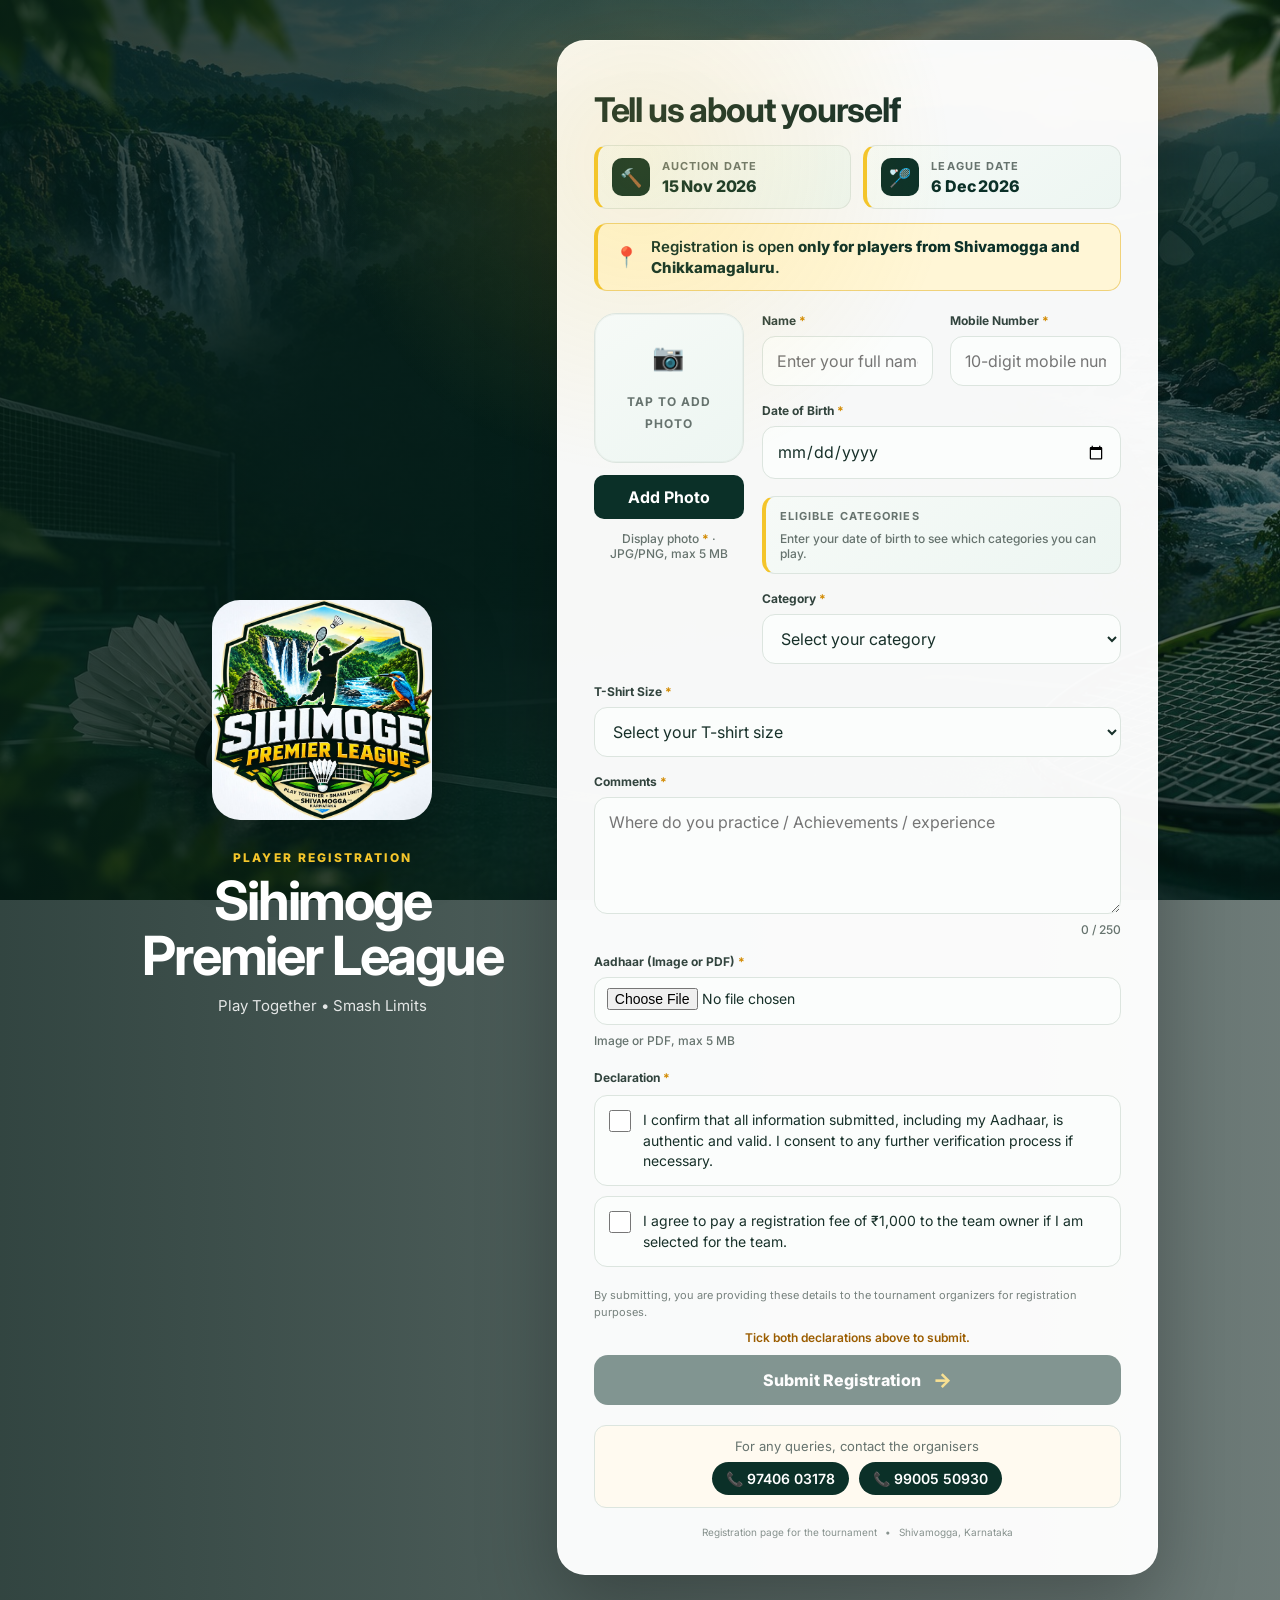
<file: index.html>
<!doctype html>
<html lang="en">
<head>
  <meta charset="utf-8">
  <meta name="viewport" content="width=device-width, initial-scale=1">
  <meta name="theme-color" content="#0b3028">
  <title>Player Registration | Sihimoge Premier League</title>
  <link rel="preconnect" href="https://fonts.googleapis.com">
  <link rel="preconnect" href="https://fonts.gstatic.com" crossorigin>
  <link href="https://fonts.googleapis.com/css2?family=Inter:wght@400;500;600;700;800&display=swap" rel="stylesheet">
  <link rel="stylesheet" href="styles.css">
</head>
<body>
  <main class="page">
    <section class="brand">
      <img src="assets/spl-logo.jpg" alt="Sihimoge Premier League logo" class="logo">
      <div>
        <p class="eyebrow">PLAYER REGISTRATION</p>
        <h1>Sihimoge Premier League</h1>
        <p class="sub">Play Together • Smash Limits</p>
      </div>
    </section> 

    <section class="card" aria-labelledby="form-title">
      <div class="card-head">
        <h2 id="form-title">Tell us about yourself</h2>
      </div>

      <dl class="event-dates" aria-label="Key tournament dates">
        <div class="event-date">
          <span class="event-date-icon" aria-hidden="true">🔨</span>
          <div>
            <dt>Auction Date</dt>
            <dd><time datetime="2026-11-15">15 Nov 2026</time></dd>
          </div>
        </div>
        <div class="event-date">
          <span class="event-date-icon" aria-hidden="true">🏸</span>
          <div>
            <dt>League Date</dt>
            <dd><time datetime="2026-12-06">6 Dec 2026</time></dd>
          </div>
        </div>
      </dl>

      <div class="eligibility-notice" role="note">
        <span class="eligibility-notice-icon" aria-hidden="true">📍</span>
        <p>Registration is open <strong>only for players from Shivamogga and Chikkamagaluru</strong>.</p>
      </div>

      <div id="status" class="status" role="status" aria-live="polite" hidden></div>

      <form id="registrationForm" method="POST"
            action="https://script.google.com/macros/s/AKfycby7W8j5VuFxJ-1S4814vBP9s65AyONODNRva1mzcVHi5dzfuBvVYABSt_8NNvi2Jbf_Sw/exec" novalidate>
        <div class="profile-row">
          <div class="photo-panel">
            <div class="photo-box" id="photoBox" role="button" tabindex="0" aria-label="Choose or adjust display photo">
              <img id="photoPreview" alt="Profile preview">
              <div class="photo-placeholder"><span class="photo-placeholder-icon" aria-hidden="true">📷</span>Tap to add photo</div>
              <div class="photo-toolbar" id="photoToolbar">
                <button type="button" class="photo-tool photo-tool-crop" id="cropPhotoBtn" aria-label="Adjust photo" title="Adjust photo" disabled>
                  ✏️
                </button>
                <button type="button" class="photo-tool photo-tool-remove" id="removePhotoBtn" aria-label="Remove photo" title="Remove photo">
                  🗑
                </button>
              </div>
            </div>
            <div class="photo-actions">
              <button type="button" class="upload-button" id="addPhotoBtn" aria-haspopup="dialog">
                <span id="photoButtonLabel">Add Photo</span>
              </button>
              <input id="photoInput" type="file" accept="image/*" hidden>
              <input id="cameraInput" type="file" accept="image/*" capture="user" hidden>
            </div>
            <p class="field-hint photo-hint">Display photo <b>*</b> · JPG/PNG, max 5 MB</p>
            <p class="field-error" id="photoError" role="alert" hidden></p>
          </div>

          <div class="grid" style="flex: 1; width: 100%;">
            <label class="field">
              <span>Name <b>*</b></span>
              <input name="name" type="text" autocomplete="name" maxlength="50" placeholder="Enter your full name" required>
            </label>

            <label class="field">
              <span>Mobile Number <b>*</b></span>
              <input name="mobile" id="mobileInput" type="tel" inputmode="numeric"
                     pattern="[0-9]{10}" minlength="10" maxlength="10" autocomplete="tel-national"
                     placeholder="10-digit mobile number" required aria-describedby="mobileError">
              <span class="field-error" id="mobileError" role="alert" hidden></span>
            </label>

            <label class="field field-full">
              <span>Date of Birth <b>*</b></span>
              <input name="dob" id="dobInput" type="date" required aria-describedby="dobError">
              <span class="field-error" id="dobError" role="alert" hidden></span>
            </label>

            <div class="eligibility field-full" id="eligibilityInfo" aria-live="polite">
              <p class="eligibility-title">Eligible categories</p>
              <ul class="eligibility-list" id="eligibilityList" hidden></ul>
              <p class="field-hint" id="eligibilityNote">Enter your date of birth to see which categories you can play.</p>
            </div>

            <label class="field field-full">
              <span>Category <b>*</b></span>
              <select name="category" required aria-describedby="eligibilityInfo">
                <option value="">Select your category</option>
                <option>G/N Doubles</option>
                <option>30+ Men's Doubles</option>
                <option>40+ Men's Doubles</option>
                <option>35+ Jumbled</option>
                <option>50+ Jumbled</option>
              </select>
            </label>
          </div>
        </div>

        <div class="grid">
          <label class="field field-full">
            <span>T-Shirt Size <b>*</b></span>
            <select name="tshirtSize" required>
              <option value="">Select your T-shirt size</option>
              <option>S</option>
              <option>M</option>
              <option>L</option>
              <option>XL</option>
              <option>XXL</option>
            </select>
          </label>

          <label class="field field-full">
            <span>Comments <b>*</b></span>
            <textarea name="comment" id="commentInput" rows="4" maxlength="250" placeholder="Where do you practice / Achievements / experience" aria-describedby="commentCount" required></textarea>
            <span class="field-hint char-count" id="commentCount">0 / 250</span>
          </label>

          <label class="field field-full">
            <span>Aadhaar (Image or PDF) <b>*</b></span>
            <input name="document" id="documentInput" type="file" accept="image/*,.pdf" required aria-describedby="documentHint documentError">
            <span class="field-hint" id="documentHint">Image or PDF, max 5 MB</span>
            <span class="field-error" id="documentError" role="alert" hidden></span>
          </label>
        </div>

        <fieldset class="consents">
          <legend>Declaration <b>*</b></legend>
          <label class="consent">
            <input type="checkbox" id="aadhaarConsent" aria-required="true">
            <span>I confirm that all information submitted, including my Aadhaar, is authentic and valid. I consent to any further verification process if necessary.</span>
          </label>
          <label class="consent">
            <input type="checkbox" id="feeConsent" aria-required="true">
            <span>I agree to pay a registration fee of ₹1,000 to the team owner if I am selected for the team.</span>
          </label>
        </fieldset>

        <p class="note">By submitting, you are providing these details to the tournament organizers for registration purposes.</p>
        <p class="submit-hint" id="submitHint">Tick both declarations above to submit.</p>
        <div id="submitProgress" class="submit-progress" role="status" aria-live="polite" hidden>
          <span class="spinner" aria-hidden="true"></span>
          <span id="submitProgressText"></span>
        </div>
        <button class="submit" type="submit" disabled aria-describedby="submitHint">
          <span>Submit Registration</span>
          <span class="arrow">→</span>
        </button>
      </form>

      <div class="crop-modal photo-source-modal hidden" id="photoSourceModal" aria-modal="true" role="dialog" aria-labelledby="photoSourceTitle">
        <div class="photo-source-dialog">
          <div class="crop-header">
            <h3 id="photoSourceTitle">Add display photo</h3>
            <button type="button" class="close-crop" id="closePhotoSourceBtn" aria-label="Close">×</button>
          </div>
          <div class="photo-source-options">
            <button type="button" class="photo-source-option" id="takePhotoBtn">
              <span class="photo-source-icon" aria-hidden="true">📸</span> Take Photo
            </button>
            <button type="button" class="photo-source-option" id="choosePhotoBtn">
              <span class="photo-source-icon" aria-hidden="true">🖼️</span> Choose from Gallery
            </button>
          </div>
        </div>
      </div>

      <div class="crop-modal hidden" id="cameraModal" aria-modal="true" role="dialog" aria-labelledby="cameraTitle">
        <div class="crop-dialog">
          <div class="crop-header">
            <h3 id="cameraTitle">Take photo</h3>
            <button type="button" class="close-crop" id="closeCameraBtn" aria-label="Close camera">×</button>
          </div>

          <div class="camera-stage">
            <video id="cameraVideo" autoplay playsinline muted></video>
            <div class="camera-guide" aria-hidden="true"></div>
            <p class="camera-status" id="cameraStatus" role="status" aria-live="polite"></p>
          </div>

          <p class="crop-hint">Centre your face in the frame and look at the camera</p>

          <div class="camera-controls">
            <button type="button" class="secondary-button" id="cancelCameraBtn">Cancel</button>
            <button type="button" class="shutter-button" id="captureBtn" aria-label="Capture photo" disabled></button>
            <button type="button" class="secondary-button" id="switchCameraBtn" aria-label="Switch camera">⟲ Flip</button>
          </div>
        </div>
      </div>

      <div class="crop-modal hidden" id="cropModal" aria-modal="true" role="dialog" aria-labelledby="cropTitle">
        <div class="crop-dialog">
          <div class="crop-header">
            <h3 id="cropTitle">Adjust photo</h3>
            <button type="button" class="close-crop" id="closeCropBtn" aria-label="Cancel and close">×</button>
          </div>

          <div class="crop-stage" id="cropStage" tabindex="0" aria-label="Photo position. Use arrow keys to move, plus and minus to zoom.">
            <img id="cropImage" alt="" draggable="false">
            <div class="crop-frame" id="cropFrame" aria-hidden="true"></div>
          </div>

          <p class="crop-hint">Drag to move · Pinch or use the slider to zoom</p>

          <div class="crop-controls">
            <div class="zoom-row">
              <button type="button" class="crop-icon-btn" id="zoomOutBtn" aria-label="Zoom out">−</button>
              <input id="zoomRange" type="range" min="1" max="5" step="0.01" value="1" aria-label="Zoom">
              <button type="button" class="crop-icon-btn" id="zoomInBtn" aria-label="Zoom in">+</button>
            </div>
            <div class="crop-tools">
              <button type="button" class="secondary-button" id="rotateBtn">⟳ Rotate</button>
              <button type="button" class="secondary-button" id="resetCropBtn">Reset</button>
            </div>
            <div class="crop-actions">
              <button type="button" class="secondary-button" id="cancelCropBtn">Cancel</button>
              <button type="button" class="primary-button" id="applyCropBtn">Use this photo</button>
            </div>
          </div>
        </div>
      </div>

      <div class="contact-box" aria-labelledby="contact-title">
        <p class="contact-title" id="contact-title">For any queries, contact the organisers</p>
        <div class="contact-links">
          <a class="contact-link" href="tel:+919740603178" aria-label="Call 9 7 4 0 6 0 3 1 7 8">📞 97406 03178</a>
          <a class="contact-link" href="tel:+919900550930" aria-label="Call 9 9 0 0 5 5 0 9 3 0">📞 99005 50930</a>
        </div>
      </div>

      <div class="footer-note">
        <span>Registration page for the tournament</span>
        <span>•</span>
        <span>Shivamogga, Karnataka</span>
      </div>
    </section>
  </main>

  <script>
    const MAX_FILE_BYTES = 5 * 1024 * 1024;
    const MAX_FILE_MB = MAX_FILE_BYTES / (1024 * 1024);
    // Camera shots are only cropped locally (to at most CROP_OUTPUT_MAX px) before
    // upload, so full-resolution phone photos above 5 MB are accepted here.
    const MAX_CAMERA_BYTES = 25 * 1024 * 1024;
    const MIN_AGE_YEARS = 10;
    const MAX_AGE_YEARS = 70;
    const CROP_OUTPUT_MAX = 800;
    const MAX_ZOOM = 5;
    const DAY_MS = 24 * 60 * 60 * 1000;
    // The league is on 6 Dec 2026. Category eligibility uses the player's age on
    // 5 Jun 2027, which gives every age category a 6-month relaxation.
    // Keep in sync with TOURNAMENT_AGE_CUTOFF in apps-script/Code.gs.
    const TOURNAMENT_AGE_CUTOFF = new Date(2027, 5, 5);
    const TOURNAMENT_AGE_CUTOFF_LABEL = "5 Jun 2027";
    // Minimum tournament age per category; keys must match the Category options
    // and CATEGORIES in apps-script/Code.gs (which must match the Google Form).
    const CATEGORY_MIN_AGES = {
      "G/N Doubles": 0,
      "30+ Men's Doubles": 30,
      "40+ Men's Doubles": 40,
      "50+ Jumbled": 50,
      "35+ Jumbled": 35
    };

    const form = document.getElementById("registrationForm");
    const statusBox = document.getElementById("status");
    const submitButton = form.querySelector(".submit");
    const submitProgress = document.getElementById("submitProgress");
    const submitProgressText = document.getElementById("submitProgressText");
    const photoInput = document.getElementById("photoInput");
    const cameraInput = document.getElementById("cameraInput");
    const takePhotoBtn = document.getElementById("takePhotoBtn");
    const addPhotoBtn = document.getElementById("addPhotoBtn");
    const choosePhotoBtn = document.getElementById("choosePhotoBtn");
    const photoSourceModal = document.getElementById("photoSourceModal");
    const closePhotoSourceBtn = document.getElementById("closePhotoSourceBtn");
    const cameraModal = document.getElementById("cameraModal");
    const cameraVideo = document.getElementById("cameraVideo");
    const cameraStatus = document.getElementById("cameraStatus");
    const captureBtn = document.getElementById("captureBtn");
    const cancelCameraBtn = document.getElementById("cancelCameraBtn");
    const closeCameraBtn = document.getElementById("closeCameraBtn");
    const switchCameraBtn = document.getElementById("switchCameraBtn");
    const photoBox = document.getElementById("photoBox");
    const photoPreview = document.getElementById("photoPreview");
    const photoButtonLabel = document.getElementById("photoButtonLabel");
    const photoError = document.getElementById("photoError");
    const cropPhotoBtn = document.getElementById("cropPhotoBtn");
    const removePhotoBtn = document.getElementById("removePhotoBtn");
    const dobInput = document.getElementById("dobInput");
    const dobError = document.getElementById("dobError");
    const eligibilityList = document.getElementById("eligibilityList");
    const eligibilityNote = document.getElementById("eligibilityNote");
    const mobileInput = document.getElementById("mobileInput");
    const mobileError = document.getElementById("mobileError");
    const documentInput = document.getElementById("documentInput");
    const documentError = document.getElementById("documentError");
    const cropModal = document.getElementById("cropModal");
    const cropStage = document.getElementById("cropStage");
    const cropImage = document.getElementById("cropImage");
    const cropFrame = document.getElementById("cropFrame");
    const zoomRange = document.getElementById("zoomRange");
    const zoomInBtn = document.getElementById("zoomInBtn");
    const zoomOutBtn = document.getElementById("zoomOutBtn");
    const rotateBtn = document.getElementById("rotateBtn");
    const resetCropBtn = document.getElementById("resetCropBtn");
    const applyCropBtn = document.getElementById("applyCropBtn");
    const cancelCropBtn = document.getElementById("cancelCropBtn");
    const closeCropBtn = document.getElementById("closeCropBtn");
    const consentInputs = [
      document.getElementById("aadhaarConsent"),
      document.getElementById("feeConsent")
    ];
    const submitHint = document.getElementById("submitHint");

    const params = new URLSearchParams(window.location.search);
    const result = params.get("status");
    let photoDataUrl = "";
    let isSubmitting = false;

    const SUPPORT_CONTACTS = ["9740603178", "9900550930"];

    function showStatus(type, message) {
      statusBox.hidden = false;
      statusBox.className = "status " + type;
      statusBox.textContent = message;
      window.scrollTo({ top: 0, behavior: "smooth" });
    }

    // Built with DOM nodes, not innerHTML, because detail may come from the server.
    function showRegistrationError(detail) {
      showStatus("error", "");

      const title = document.createElement("strong");
      title.className = "status-title";
      title.textContent = "Registration not completed";

      const body = document.createElement("p");
      body.textContent = "We were unable to complete your registration. " +
        (detail || "Please review your details and try again.");

      const support = document.createElement("p");
      support.className = "status-support";
      support.append("If the issue persists, please contact the organisers: ");
      SUPPORT_CONTACTS.forEach((number, index) => {
        if (index) support.append(" or ");
        const link = document.createElement("a");
        link.href = "tel:+91" + number;
        link.textContent = number.slice(0, 5) + " " + number.slice(5);
        link.setAttribute("aria-label", "Call " + number.split("").join(" "));
        support.append(link);
      });
      support.append(".");

      statusBox.append(title, body, support);
    }

    function setFieldError(element, message) {
      element.textContent = message || "";
      element.hidden = !message;
    }

    function validateMobile() {
      const message = /^[0-9]{10}$/.test(mobileInput.value)
        ? "" : "Please enter exactly 10 digits for your mobile number.";
      mobileInput.setCustomValidity(message);
      setFieldError(mobileError, message);
      return !message;
    }

    mobileInput.addEventListener("input", validateMobile);
    mobileInput.addEventListener("blur", validateMobile);

    const commentInput = document.getElementById("commentInput");
    const commentCount = document.getElementById("commentCount");

    function updateCommentCount() {
      commentCount.textContent = commentInput.value.length + " / " + commentInput.maxLength;
    }

    commentInput.addEventListener("input", updateCommentCount);

    function formatFileSize(bytes) {
      return (bytes / (1024 * 1024)).toFixed(1) + " MB";
    }

    function fileTooLargeMessage(label, file) {
      return label + " must be " + MAX_FILE_MB + " MB or smaller. The selected file is " + formatFileSize(file.size) + ".";
    }

    function readFileAsDataUrl(file) {
      return new Promise((resolve, reject) => {
        const reader = new FileReader();
        reader.onload = () => resolve(String(reader.result || ""));
        reader.onerror = () => reject(new Error("Failed to read file"));
        reader.readAsDataURL(file);
      });
    }

    // Phone photos of ID cards are often 2–3 MB; a 2000 px JPEG stays readable
    // at a fraction of the size, which makes the upload much faster on mobile
    // data. PDFs and images the browser cannot decode are sent unchanged.
    // Returns the Blob to upload.
    const DOCUMENT_MAX_SIDE = 2000;
    const DOCUMENT_JPEG_QUALITY = 0.85;
    const DOCUMENT_COMPRESS_MIN_BYTES = 400 * 1024;

    async function prepareDocumentBlob(file) {
      if (!/^image\//.test(file.type) || file.type === "image/gif" || file.size < DOCUMENT_COMPRESS_MIN_BYTES) {
        return file;
      }
      let image;
      try {
        image = await loadImageFromFile(file);
        const scale = Math.min(1, DOCUMENT_MAX_SIDE / Math.max(image.naturalWidth, image.naturalHeight));
        const canvas = document.createElement("canvas");
        canvas.width = Math.max(1, Math.round(image.naturalWidth * scale));
        canvas.height = Math.max(1, Math.round(image.naturalHeight * scale));
        const ctx = canvas.getContext("2d");
        ctx.fillStyle = "#ffffff";
        ctx.fillRect(0, 0, canvas.width, canvas.height);
        ctx.imageSmoothingQuality = "high";
        ctx.drawImage(image, 0, 0, canvas.width, canvas.height);
        const blob = await new Promise((resolve) => canvas.toBlob(resolve, "image/jpeg", DOCUMENT_JPEG_QUALITY));
        return blob && blob.size < file.size ? blob : file;
      } catch (error) {
        console.warn("Could not compress document image, sending original:", error);
        return file;
      } finally {
        if (image) URL.revokeObjectURL(image.src);
      }
    }

    /* ---------- Date of birth & age ---------- */

    function startOfToday() {
      const now = new Date();
      return new Date(now.getFullYear(), now.getMonth(), now.getDate());
    }

    function toIsoDate(date) {
      const pad = (n) => String(n).padStart(2, "0");
      return date.getFullYear() + "-" + pad(date.getMonth() + 1) + "-" + pad(date.getDate());
    }

    function parseIsoDate(value) {
      const match = /^(\d{4})-(\d{2})-(\d{2})$/.exec(value || "");
      if (!match) return null;
      const y = Number(match[1]);
      const m = Number(match[2]) - 1;
      const d = Number(match[3]);
      const date = new Date(y, m, d);
      if (date.getFullYear() !== y || date.getMonth() !== m || date.getDate() !== d) return null;
      return date;
    }

    // Same month/day in another year; Feb 29 falls back to Feb 28 in non-leap years.
    function sameDayInYear(date, year) {
      const month = date.getMonth();
      const lastDay = new Date(year, month + 1, 0).getDate();
      return new Date(year, month, Math.min(date.getDate(), lastDay));
    }

    function getDobBounds() {
      const today = startOfToday();
      return {
        min: sameDayInYear(today, today.getFullYear() - MAX_AGE_YEARS),
        max: sameDayInYear(today, today.getFullYear() - MIN_AGE_YEARS),
        today
      };
    }

    function calculateAge(dob, today) {
      let years = today.getFullYear() - dob.getFullYear();
      let lastBirthday = sameDayInYear(dob, today.getFullYear());
      if (lastBirthday > today) {
        years -= 1;
        lastBirthday = sameDayInYear(dob, today.getFullYear() - 1);
      }
      // Rounding absorbs the 23/25-hour days around DST changes.
      const days = Math.round((today - lastBirthday) / DAY_MS);
      return { years, days };
    }

    function formatAge(age) {
      return age.years + (age.years === 1 ? " year, " : " years, ") +
             age.days + (age.days === 1 ? " day" : " days");
    }

    // Disables categories the player is not old enough for. Age-restricted
    // categories stay disabled until a valid DOB is entered (tournamentAge null).
    function updateCategoryOptions(tournamentAge) {
      const select = form.elements.category;
      Array.from(select.options).forEach((option) => {
        const minAge = CATEGORY_MIN_AGES[option.value];
        if (minAge === undefined) return;
        option.disabled = minAge > 0 && (!tournamentAge || tournamentAge.years < minAge);
      });
      if (select.selectedOptions[0] && select.selectedOptions[0].disabled) select.value = "";
    }

    // Pass null to show the prompt shown before a valid DOB is entered.
    function renderEligibility(tournamentAge) {
      updateCategoryOptions(tournamentAge);
      eligibilityList.replaceChildren();
      if (!tournamentAge) {
        eligibilityList.hidden = true;
        eligibilityNote.textContent = "Enter your date of birth to see which categories you can play.";
        return;
      }

      Array.from(form.elements.category.options).forEach((option) => {
        const minAge = CATEGORY_MIN_AGES[option.value];
        if (minAge === undefined || tournamentAge.years < minAge) return;
        const item = document.createElement("li");
        item.textContent = option.value;
        eligibilityList.append(item);
      });
      eligibilityList.hidden = false;
      eligibilityNote.textContent = "Based on your age on " + TOURNAMENT_AGE_CUTOFF_LABEL +
        " (includes a 6-month age relaxation for all categories).";
    }

    function applyDobBounds() {
      const bounds = getDobBounds();
      dobInput.min = toIsoDate(bounds.min);
      dobInput.max = toIsoDate(bounds.max);
    }

    // Returns the age string, or "" when the DOB is empty/invalid.
    function updateAgeFromDob(showErrors) {
      applyDobBounds();
      const value = dobInput.value;
      const dob = parseIsoDate(value);
      const bounds = getDobBounds();
      let message = "";

      if (!value) {
        message = "";
      } else if (!dob) {
        message = "Please enter a valid date of birth.";
      } else if (dob > bounds.today) {
        message = "Date of birth cannot be in the future.";
      } else if (dob > bounds.max) {
        message = "You must be at least " + MIN_AGE_YEARS + " years old to register.";
      } else if (dob < bounds.min) {
        message = "Date of birth cannot be more than " + MAX_AGE_YEARS + " years ago.";
      }

      dobInput.setCustomValidity(message);
      if (showErrors || !message) setFieldError(dobError, message);

      if (!dob || message) {
        renderEligibility(null);
        return "";
      }
      renderEligibility(calculateAge(dob, TOURNAMENT_AGE_CUTOFF));
      return formatAge(calculateAge(dob, bounds.today));
    }

    // Native pickers open on today (or the min date) when empty, which is
    // outside the allowed range; start on the youngest allowed DOB instead.
    function presetDobIfEmpty() {
      if (dobInput.value) return;
      applyDobBounds();
      dobInput.value = dobInput.max;
      updateAgeFromDob(false);
    }

    applyDobBounds();
    renderEligibility(null);
    dobInput.addEventListener("focus", presetDobIfEmpty);
    dobInput.addEventListener("pointerdown", presetDobIfEmpty);
    dobInput.addEventListener("input", () => updateAgeFromDob(false));
    dobInput.addEventListener("change", () => updateAgeFromDob(true));
    dobInput.addEventListener("blur", () => updateAgeFromDob(true));
    // Browsers can restore the DOB on reload / back navigation without input events.
    window.addEventListener("pageshow", () => { if (dobInput.value) updateAgeFromDob(false); });

    /* ---------- Document ---------- */

    documentInput.addEventListener("change", () => {
      const file = documentInput.files && documentInput.files[0];
      if (file && file.size > MAX_FILE_BYTES) {
        setFieldError(documentError, fileTooLargeMessage("Document", file));
        documentInput.value = "";
        clearUpload("document");
        return;
      }
      setFieldError(documentError, "");
      startDocumentUpload();
    });

    /* ---------- Display photo ---------- */

    function setCropSource(image) {
      if (cropper.source) URL.revokeObjectURL(cropper.source.src);
      cropper.source = image;
      cropper.saved = image ? defaultCropState() : null;
    }

    function setPhotoPreview(dataUrl) {
      photoDataUrl = dataUrl;
      photoPreview.src = dataUrl;
      photoBox.classList.add("has-preview");
      cropPhotoBtn.disabled = false;
      photoButtonLabel.textContent = "Change Photo";
      setFieldError(photoError, "");
      schedulePhotoUpload();
    }

    function clearPhotoPreview() {
      photoDataUrl = "";
      schedulePhotoUpload();
      setCropSource(null);
      photoPreview.removeAttribute("src");
      photoBox.classList.remove("has-preview");
      photoInput.value = "";
      cropPhotoBtn.disabled = true;
      photoButtonLabel.textContent = "Add Photo";
    }

    function loadImageFromFile(file) {
      return new Promise((resolve, reject) => {
        const url = URL.createObjectURL(file);
        const image = new Image();
        // The URL stays alive while the photo is in use; see setCropSource().
        image.onload = () => resolve(image);
        image.onerror = () => {
          URL.revokeObjectURL(url);
          reject(new Error("Unsupported image"));
        };
        image.src = url;
      });
    }

    async function handlePhotoFile(file, maxBytes) {
      if (file.size > maxBytes) {
        setFieldError(photoError, fileTooLargeMessage("Display photo", file));
        return;
      }

      let image;
      try {
        image = await loadImageFromFile(file);
      } catch (error) {
        setFieldError(photoError, "This photo format is not supported. Please choose a JPG or PNG photo.");
        return;
      }

      setCropSource(image);
      setPhotoPreview(renderCrop(cropper.saved));
      openCropDialog();
    }

    photoInput.addEventListener("change", () => {
      const file = photoInput.files && photoInput.files[0];
      // Clear the value so choosing the same file again still fires "change".
      photoInput.value = "";
      if (file) handlePhotoFile(file, MAX_FILE_BYTES);
    });

    cameraInput.addEventListener("change", () => {
      const file = cameraInput.files && cameraInput.files[0];
      cameraInput.value = "";
      if (file) handlePhotoFile(file, MAX_CAMERA_BYTES);
    });

    /* ---------- Camera ----------
       Phones open their native camera through a capture input, which gives
       the best quality and a familiar UI. Other devices get a live preview
       via getUserMedia, falling back to the capture input when unavailable. */

    const camera = { stream: null, facingMode: "user", token: 0, returnFocus: null };

    function canUseLiveCamera() {
      return window.isSecureContext && !!(navigator.mediaDevices && navigator.mediaDevices.getUserMedia);
    }

    function prefersNativeCamera() {
      return window.matchMedia("(pointer: coarse)").matches;
    }

    function setCameraStatus(message) {
      cameraStatus.textContent = message;
    }

    function stopCameraStream() {
      if (camera.stream) camera.stream.getTracks().forEach((track) => track.stop());
      camera.stream = null;
      cameraVideo.srcObject = null;
    }

    function cameraErrorMessage(error) {
      const name = error && error.name;
      if (name === "NotAllowedError" || name === "SecurityError") {
        return "Camera access was blocked. Allow camera permission in your browser, or choose a photo from your gallery instead.";
      }
      if (name === "NotFoundError" || name === "OverconstrainedError" || name === "DevicesNotFoundError") {
        return "No camera was found on this device. Please choose a photo from your gallery instead.";
      }
      if (name === "NotReadableError") {
        return "The camera is being used by another app. Close it and try again.";
      }
      return "Could not start the camera. Please choose a photo from your gallery instead.";
    }

    async function startCamera() {
      const token = ++camera.token;
      stopCameraStream();
      captureBtn.disabled = true;
      setCameraStatus("Starting camera…");
      try {
        const stream = await navigator.mediaDevices.getUserMedia({
          video: { facingMode: camera.facingMode, width: { ideal: 1280 }, height: { ideal: 1280 } },
          audio: false
        });
        // The dialog was closed or the camera switched while waiting for permission.
        if (token !== camera.token) {
          stream.getTracks().forEach((track) => track.stop());
          return;
        }
        camera.stream = stream;
        cameraVideo.srcObject = stream;
        cameraVideo.classList.toggle("is-mirrored", camera.facingMode === "user");
        await cameraVideo.play().catch(() => {});
        setCameraStatus("");
        captureBtn.disabled = false;
        captureBtn.focus({ preventScroll: true });

        const devices = await navigator.mediaDevices.enumerateDevices().catch(() => []);
        const hasMultiple = devices.filter((device) => device.kind === "videoinput").length > 1;
        switchCameraBtn.style.visibility = hasMultiple ? "visible" : "hidden";
      } catch (error) {
        if (token !== camera.token) return;
        console.warn("Camera unavailable:", error);
        setCameraStatus(cameraErrorMessage(error));
      }
    }

    function openCameraDialog() {
      camera.returnFocus = document.activeElement;
      switchCameraBtn.style.visibility = "hidden";
      cameraModal.classList.remove("hidden");
      document.body.classList.add("modal-open");
      closeCameraBtn.focus({ preventScroll: true });
      startCamera();
    }

    function closeCameraDialog() {
      if (cameraModal.classList.contains("hidden")) return;
      camera.token++;
      stopCameraStream();
      cameraModal.classList.add("hidden");
      document.body.classList.remove("modal-open");
      if (camera.returnFocus && document.contains(camera.returnFocus)) {
        camera.returnFocus.focus({ preventScroll: true });
      }
    }

    function capturePhoto() {
      const width = cameraVideo.videoWidth;
      const height = cameraVideo.videoHeight;
      if (!camera.stream || !width || !height) return;

      const canvas = document.createElement("canvas");
      canvas.width = width;
      canvas.height = height;
      const ctx = canvas.getContext("2d");
      // Keep the photo matching the mirrored selfie preview the user saw.
      if (cameraVideo.classList.contains("is-mirrored")) {
        ctx.translate(width, 0);
        ctx.scale(-1, 1);
      }
      ctx.drawImage(cameraVideo, 0, 0, width, height);
      captureBtn.disabled = true;
      canvas.toBlob((blob) => {
        closeCameraDialog();
        if (blob) handlePhotoFile(blob, MAX_CAMERA_BYTES);
        else setFieldError(photoError, "Could not capture the photo. Please try again.");
      }, "image/jpeg", 0.92);
    }

    /* ---------- Photo source sheet ---------- */

    const photoSource = { returnFocus: null };

    function openPhotoSourceDialog() {
      setFieldError(photoError, "");
      photoSource.returnFocus = document.activeElement;
      photoSourceModal.classList.remove("hidden");
      document.body.classList.add("modal-open");
      takePhotoBtn.focus({ preventScroll: true });
    }

    function closePhotoSourceDialog() {
      if (photoSourceModal.classList.contains("hidden")) return;
      photoSourceModal.classList.add("hidden");
      document.body.classList.remove("modal-open");
      if (photoSource.returnFocus && document.contains(photoSource.returnFocus)) {
        photoSource.returnFocus.focus({ preventScroll: true });
      }
    }

    addPhotoBtn.addEventListener("click", openPhotoSourceDialog);
    closePhotoSourceBtn.addEventListener("click", closePhotoSourceDialog);

    // File pickers must be opened within the same click (user gesture).
    takePhotoBtn.addEventListener("click", () => {
      closePhotoSourceDialog();
      if (prefersNativeCamera() || !canUseLiveCamera()) cameraInput.click();
      else openCameraDialog();
    });

    choosePhotoBtn.addEventListener("click", () => {
      closePhotoSourceDialog();
      photoInput.click();
    });

    photoSourceModal.addEventListener("click", (event) => {
      if (event.target === photoSourceModal) closePhotoSourceDialog();
    });

    photoSourceModal.addEventListener("keydown", (event) => {
      if (event.key === "Escape") {
        event.preventDefault();
        closePhotoSourceDialog();
      }
    });

    captureBtn.addEventListener("click", capturePhoto);
    cancelCameraBtn.addEventListener("click", closeCameraDialog);
    closeCameraBtn.addEventListener("click", closeCameraDialog);

    switchCameraBtn.addEventListener("click", () => {
      camera.facingMode = camera.facingMode === "user" ? "environment" : "user";
      startCamera();
    });

    cameraModal.addEventListener("keydown", (event) => {
      if (event.key === "Escape") {
        event.preventDefault();
        closeCameraDialog();
      }
    });

    // Release the camera if the user leaves the page with the dialog open.
    window.addEventListener("pagehide", closeCameraDialog);

    photoBox.addEventListener("click", (event) => {
      if (event.target.closest(".photo-toolbar")) return;
      if (cropper.source) openCropDialog();
      else openPhotoSourceDialog();
    });

    photoBox.addEventListener("keydown", (event) => {
      if (event.target !== photoBox) return;
      if (event.key === "Enter" || event.key === " ") {
        event.preventDefault();
        photoBox.click();
      }
    });

    cropPhotoBtn.addEventListener("click", openCropDialog);

    removePhotoBtn.addEventListener("click", () => {
      clearPhotoPreview();
      closeCropDialog();
    });

    /* ---------- Cropper ----------
       The square frame stays fixed in the middle of the stage; the user pans,
       zooms and rotates the photo underneath it. State is stored in
       frame-relative units so it survives resizes and renders at any size:
         zoom     1 = photo just covers the frame
         x, y     offset of the photo centre from the frame centre, in frame widths
         rotation quarter turns clockwise (0-3)                                   */

    const cropper = {
      source: null,
      saved: null,
      state: null,
      frameSize: 0,
      pointers: new Map(),
      returnFocus: null
    };

    function defaultCropState() {
      return { zoom: 1, x: 0, y: 0, rotation: 0 };
    }

    function rotatedSize(state) {
      const w = cropper.source.naturalWidth;
      const h = cropper.source.naturalHeight;
      return state.rotation % 2 ? { w: h, h: w } : { w, h };
    }

    function clampCropState(state) {
      const size = rotatedSize(state);
      const minSide = Math.min(size.w, size.h);
      state.zoom = Math.min(Math.max(state.zoom, 1), MAX_ZOOM);
      const maxX = Math.max(0, (size.w / minSide * state.zoom - 1) / 2);
      const maxY = Math.max(0, (size.h / minSide * state.zoom - 1) / 2);
      state.x = Math.min(Math.max(state.x, -maxX), maxX);
      state.y = Math.min(Math.max(state.y, -maxY), maxY);
      return state;
    }

    function renderCrop(state) {
      const image = cropper.source;
      const size = rotatedSize(state);
      const minSide = Math.min(size.w, size.h);
      // Never upscale beyond the source resolution.
      const out = Math.max(1, Math.min(CROP_OUTPUT_MAX, Math.round(minSide / state.zoom)));
      const scale = (out / minSide) * state.zoom;

      const canvas = document.createElement("canvas");
      canvas.width = out;
      canvas.height = out;
      const ctx = canvas.getContext("2d");
      ctx.fillStyle = "#ffffff";
      ctx.fillRect(0, 0, out, out);
      ctx.imageSmoothingEnabled = true;
      ctx.imageSmoothingQuality = "high";
      ctx.translate(out / 2 + state.x * out, out / 2 + state.y * out);
      ctx.rotate(state.rotation * Math.PI / 2);
      ctx.scale(scale, scale);
      ctx.drawImage(image, -image.naturalWidth / 2, -image.naturalHeight / 2);
      return canvas.toDataURL("image/jpeg", 0.9);
    }

    function layoutCropStage() {
      const rect = cropStage.getBoundingClientRect();
      const gutter = rect.width < 480 ? 24 : 48;
      cropper.frameSize = Math.max(1, Math.min(rect.width, rect.height) - gutter);
      cropFrame.style.width = cropper.frameSize + "px";
      cropFrame.style.height = cropper.frameSize + "px";
      drawCropPreview();
    }

    function drawCropPreview() {
      const state = cropper.state;
      if (!state || !cropper.source) return;
      const size = rotatedSize(state);
      const scale = (cropper.frameSize / Math.min(size.w, size.h)) * state.zoom;
      cropImage.style.transform =
        "translate(-50%, -50%) translate(" + (state.x * cropper.frameSize) + "px, " + (state.y * cropper.frameSize) + "px)" +
        " rotate(" + (state.rotation * 90) + "deg) scale(" + scale + ")";
      zoomRange.value = state.zoom;
      zoomOutBtn.disabled = state.zoom <= 1;
      zoomInBtn.disabled = state.zoom >= MAX_ZOOM;
    }

    // Zoom keeping the given point (frame units from the frame centre) still.
    function zoomCropAt(targetZoom, focusX, focusY) {
      const state = cropper.state;
      const nextZoom = Math.min(Math.max(targetZoom, 1), MAX_ZOOM);
      const ratio = nextZoom / state.zoom;
      state.x = focusX - (focusX - state.x) * ratio;
      state.y = focusY - (focusY - state.y) * ratio;
      state.zoom = nextZoom;
      clampCropState(state);
      drawCropPreview();
    }

    function panCrop(dxPixels, dyPixels) {
      const state = cropper.state;
      state.x += dxPixels / cropper.frameSize;
      state.y += dyPixels / cropper.frameSize;
      clampCropState(state);
      drawCropPreview();
    }

    function toFrameUnits(clientX, clientY) {
      const rect = cropStage.getBoundingClientRect();
      return {
        x: (clientX - (rect.left + rect.width / 2)) / cropper.frameSize,
        y: (clientY - (rect.top + rect.height / 2)) / cropper.frameSize
      };
    }

    function pointerGesture() {
      const points = Array.from(cropper.pointers.values()).slice(0, 2);
      if (!points.length) return null;
      const midX = points.reduce((sum, p) => sum + p.x, 0) / points.length;
      const midY = points.reduce((sum, p) => sum + p.y, 0) / points.length;
      const distance = points.length > 1
        ? Math.hypot(points[0].x - points[1].x, points[0].y - points[1].y)
        : 0;
      return { midX, midY, distance, count: points.length };
    }

    function openCropDialog() {
      if (!cropper.source) return;
      cropper.returnFocus = document.activeElement;
      cropper.state = Object.assign({}, cropper.saved || defaultCropState());
      cropper.pointers.clear();
      cropImage.src = cropper.source.src;
      cropImage.style.width = cropper.source.naturalWidth + "px";
      cropImage.style.height = cropper.source.naturalHeight + "px";
      cropModal.classList.remove("hidden");
      document.body.classList.add("modal-open");
      layoutCropStage();
      applyCropBtn.focus({ preventScroll: true });
    }

    function closeCropDialog() {
      if (cropModal.classList.contains("hidden")) return;
      cropModal.classList.add("hidden");
      document.body.classList.remove("modal-open");
      cropper.pointers.clear();
      cropper.state = null;
      if (cropper.returnFocus && document.contains(cropper.returnFocus)) {
        cropper.returnFocus.focus({ preventScroll: true });
      }
    }

    cropStage.addEventListener("pointerdown", (event) => {
      if (!cropper.state) return;
      event.preventDefault();
      try {
        cropStage.setPointerCapture(event.pointerId);
      } catch (error) {
        // Capture is only a nicety for drags that leave the stage.
      }
      cropper.pointers.set(event.pointerId, { x: event.clientX, y: event.clientY });
      cropStage.classList.add("is-dragging");
    });

    cropStage.addEventListener("pointermove", (event) => {
      if (!cropper.state || !cropper.pointers.has(event.pointerId)) return;
      const before = pointerGesture();
      cropper.pointers.set(event.pointerId, { x: event.clientX, y: event.clientY });
      const after = pointerGesture();

      if (before.count === 2 && after.count === 2 && before.distance > 0) {
        const focus = toFrameUnits(before.midX, before.midY);
        zoomCropAt(cropper.state.zoom * (after.distance / before.distance), focus.x, focus.y);
      }
      panCrop(after.midX - before.midX, after.midY - before.midY);
    });

    function endPointer(event) {
      cropper.pointers.delete(event.pointerId);
      if (!cropper.pointers.size) cropStage.classList.remove("is-dragging");
    }
    cropStage.addEventListener("pointerup", endPointer);
    cropStage.addEventListener("pointercancel", endPointer);

    cropStage.addEventListener("wheel", (event) => {
      if (!cropper.state) return;
      event.preventDefault();
      const focus = toFrameUnits(event.clientX, event.clientY);
      zoomCropAt(cropper.state.zoom * Math.exp(-event.deltaY * 0.0015), focus.x, focus.y);
    }, { passive: false });

    cropStage.addEventListener("dblclick", (event) => {
      if (!cropper.state) return;
      const focus = toFrameUnits(event.clientX, event.clientY);
      zoomCropAt(cropper.state.zoom < 2 ? 2 : 1, focus.x, focus.y);
    });

    cropStage.addEventListener("keydown", (event) => {
      if (!cropper.state) return;
      const step = 10;
      const moves = { ArrowLeft: [step, 0], ArrowRight: [-step, 0], ArrowUp: [0, step], ArrowDown: [0, -step] };
      if (moves[event.key]) {
        event.preventDefault();
        panCrop(moves[event.key][0], moves[event.key][1]);
      } else if (event.key === "+" || event.key === "=") {
        event.preventDefault();
        zoomCropAt(cropper.state.zoom * 1.2, 0, 0);
      } else if (event.key === "-") {
        event.preventDefault();
        zoomCropAt(cropper.state.zoom / 1.2, 0, 0);
      }
    });

    zoomRange.addEventListener("input", () => {
      if (cropper.state) zoomCropAt(Number(zoomRange.value), 0, 0);
    });
    zoomInBtn.addEventListener("click", () => zoomCropAt(cropper.state.zoom * 1.25, 0, 0));
    zoomOutBtn.addEventListener("click", () => zoomCropAt(cropper.state.zoom / 1.25, 0, 0));

    rotateBtn.addEventListener("click", () => {
      const state = cropper.state;
      const x = state.x;
      state.x = -state.y;
      state.y = x;
      state.rotation = (state.rotation + 1) % 4;
      clampCropState(state);
      drawCropPreview();
    });

    resetCropBtn.addEventListener("click", () => {
      cropper.state = defaultCropState();
      drawCropPreview();
    });

    applyCropBtn.addEventListener("click", () => {
      cropper.saved = Object.assign({}, cropper.state);
      setPhotoPreview(renderCrop(cropper.saved));
      closeCropDialog();
    });

    cancelCropBtn.addEventListener("click", closeCropDialog);
    closeCropBtn.addEventListener("click", closeCropDialog);

    cropModal.addEventListener("keydown", (event) => {
      if (event.key === "Escape") {
        event.preventDefault();
        closeCropDialog();
      }
    });

    window.addEventListener("resize", () => {
      if (cropper.state) layoutCropStage();
    });

    /* ---------- Declarations ---------- */

    function consentsAccepted() {
      return consentInputs.every((input) => input.checked);
    }

    function updateSubmitState() {
      const accepted = consentsAccepted();
      submitButton.disabled = isSubmitting || !accepted;
      submitHint.hidden = accepted;
    }

    consentInputs.forEach((input) => input.addEventListener("change", updateSubmitState));
    // Browsers can restore checkbox state on reload / back navigation.
    window.addEventListener("pageshow", updateSubmitState);
    updateSubmitState();

    /* ---------- Success page ---------- */

    const SUCCESS_PAGE = "success.html";
    const SUCCESS_STORAGE_KEY = "splRegistration";

    function saveConfirmation(details) {
      try {
        sessionStorage.setItem(SUCCESS_STORAGE_KEY, JSON.stringify(details));
      } catch (error) {
        // Storage can be full or blocked; the photo is the only large item, so retry without it.
        try {
          sessionStorage.setItem(SUCCESS_STORAGE_KEY, JSON.stringify(Object.assign({}, details, { photo: "" })));
        } catch (ignored) { /* success page falls back to a generic message */ }
      }
    }

    // replace() keeps the submitted form out of history so Back cannot resubmit it.
    function goToSuccessPage() {
      window.location.replace(SUCCESS_PAGE);
    }

    /* ---------- Status from redirect ---------- */

    if (result === "success") {
      goToSuccessPage();
    } else if (result === "error") {
      showRegistrationError();
      history.replaceState({}, document.title, window.location.pathname);
    }

    /* ---------- Submit ---------- */

    const MAX_SUBMIT_ATTEMPTS = 3;
    const STATUS_CHECK_ATTEMPTS = 3;
    const RETRY_DELAY_MS = 3000;

    const delay = (ms) => new Promise((resolve) => setTimeout(resolve, ms));

    function createSubmissionId() {
      if (window.crypto && crypto.randomUUID) return crypto.randomUUID();
      const bytes = crypto.getRandomValues(new Uint8Array(16));
      return Array.from(bytes, (b) => b.toString(16).padStart(2, "0")).join("");
    }

    // Returns the parsed JSON body, or null when the outcome is unknown.
    // Apps Script serves results through a second redirect URL that Google
    // sometimes answers with a 404 page or a redirect back to doGet, even
    // after the script has finished; callers must confirm before retrying.
    async function callService(url, options) {
      let response;
      try {
        response = await fetch(url, options);
      } catch (error) {
        console.warn("Registration service request failed:", error);
        return null;
      }
      const rawBody = await response.text().catch(() => "");
      try {
        const body = JSON.parse(rawBody);
        return response.ok && body && typeof body === "object" ? body : null;
      } catch (parseError) {
        console.warn("Unexpected response from registration service (HTTP " + response.status + "):", rawBody.slice(0, 200));
        return null;
      }
    }

    async function checkSubmission(submissionId) {
      const url = form.action + "?submissionId=" + encodeURIComponent(submissionId);
      for (let attempt = 0; attempt < STATUS_CHECK_ATTEMPTS; attempt++) {
        if (attempt) await delay(RETRY_DELAY_MS);
        const body = await callService(url, { method: "GET", cache: "no-store" });
        if (body && (body.status === "success" || body.status === "not_found")) return body.status;
      }
      return null;
    }

    // Resubmitting is safe: the backend ignores a submissionId it already saved.
    async function submitRegistration(payload) {
      const body = JSON.stringify(payload);
      for (let attempt = 1; attempt <= MAX_SUBMIT_ATTEMPTS; attempt++) {
        if (attempt > 1) {
          submitProgressText.textContent = "Still working on it. Retrying your registration, please keep this page open…";
          await delay(RETRY_DELAY_MS);
        }
        // text/plain keeps this a CORS "simple request" so the browser does not
        // send a preflight OPTIONS, which Apps Script web apps cannot answer.
        const result = await callService(form.action, {
          method: "POST",
          headers: { "Content-Type": "text/plain;charset=utf-8" },
          body: body
        });
        if (result && result.status === "success") return result;
        if (result && result.status === "error" && !result.retryable) return result;
        // "Busy" means nothing was saved, so retry without a status check.
        if (result && result.retryable) {
          if (attempt === MAX_SUBMIT_ATTEMPTS) return result;
          continue;
        }

        submitProgressText.textContent = "Confirming your registration, please keep this page open…";
        if (await checkSubmission(payload.submissionId) === "success") return { status: "success" };
      }
      return null;
    }

    /* ---------- Direct uploads and fast submit ---------- */

    // Apps Script answers in anywhere from 1 to 40+ seconds, so Submit never
    // waits on it. As soon as the page opens, Apps Script is asked (in the
    // background) for the Form's question map and a few Drive upload URLs.
    // Each chosen file is PUT straight to Drive, and Submit posts the answers
    // straight to the Google Form. A form-submit trigger in Apps Script then
    // names the files and updates the duplicate index. If anything is missing
    // at Submit (no map, no upload URL, a failed upload), the registration is
    // sent through Apps Script instead (the slower original path).
    const SESSIONS_PER_REQUEST = 2;
    // Waits for a short pause so repeated photo adjustments upload only once.
    const PHOTO_UPLOAD_DEBOUNCE_MS = 1200;
    // Submit waits at most this long for a background duplicate check.
    const DUPLICATE_CHECK_WAIT_MS = 1500;
    const IST_OFFSET_MS = 5.5 * 60 * 60 * 1000;
    // Uploads older than this are not reused: the Apps Script cleanup may
    // trash unlinked uploads after 24 hours.
    const UPLOAD_MAX_AGE_MS = 12 * 60 * 60 * 1000;
    // The question map is refreshed in the background while the page is open;
    // an older map is not trusted, because Google's reply cannot be read.
    const FORM_MAP_REFRESH_MS = 10 * 60 * 1000;
    const FORM_MAP_MAX_AGE_MS = 30 * 60 * 1000;

    const prepared = {
      formMap: null,
      formMapAt: 0,
      serverOffsetMs: 0,
      sessions: { photo: [], document: [] },
      refills: { photo: null, document: null }
    };
    const backgroundUploads = { photo: null, document: null };
    let preparedDocument = null;
    let photoUploadTimer = 0;
    let duplicateCheck = null;

    async function requestPrepare(kinds) {
      const url = form.action + "?prepare=1&origin=" + encodeURIComponent(location.origin) +
        "&kinds=" + kinds.join(",") + "&count=" + SESSIONS_PER_REQUEST;
      const body = await callService(url, { method: "GET", cache: "no-store" });
      if (!body || body.status !== "ok") return false;
      if (body.formMap) {
        prepared.formMap = body.formMap;
        prepared.formMapAt = Date.now();
      }
      if (typeof body.serverTime === "number") prepared.serverOffsetMs = body.serverTime - Date.now();
      if (body.sessions) {
        kinds.forEach((kind) => prepared.sessions[kind].push(...(body.sessions[kind] || [])));
      }
      return true;
    }

    // Requests more upload URLs for the given kinds (one request at a time per kind).
    function refillSessions(kinds) {
      const missing = kinds.filter((kind) => !prepared.refills[kind]);
      if (!missing.length) return Promise.all(kinds.map((kind) => prepared.refills[kind]));
      const request = (async () => {
        for (let attempt = 0; attempt < 2; attempt++) {
          if (attempt) await delay(3000);
          if (await requestPrepare(missing)) break;
        }
      })().finally(() => missing.forEach((kind) => { prepared.refills[kind] = null; }));
      missing.forEach((kind) => { prepared.refills[kind] = request; });
      return request;
    }

    refillSessions(["photo", "document"]);
    setInterval(() => {
      if (!isSubmitting && document.visibilityState === "visible") requestPrepare([]);
    }, FORM_MAP_REFRESH_MS);

    function usableFormMap() {
      return prepared.formMap && Date.now() - prepared.formMapAt < FORM_MAP_MAX_AGE_MS ? prepared.formMap : null;
    }

    function getDocumentBlob(file) {
      if (!preparedDocument || preparedDocument.file !== file) {
        preparedDocument = { file, promise: prepareDocumentBlob(file) };
      }
      return preparedDocument.promise;
    }

    async function getDocumentDataUrl(file) {
      return readFileAsDataUrl(await getDocumentBlob(file));
    }

    function currentUploadSource(kind) {
      if (kind === "photo") return photoDataUrl || null;
      const file = documentInput.files && documentInput.files[0];
      return file && file.size <= MAX_FILE_BYTES ? file : null;
    }

    function driveFileLink(fileId) {
      return "https://drive.google.com/file/d/" + fileId + "/view?usp=drivesdk";
    }

    // Fire-and-forget; anything not discarded is removed by the 24-hour cleanup.
    function discardUpload(fileId) {
      fetch(form.action, {
        method: "POST",
        headers: { "Content-Type": "text/plain;charset=utf-8" },
        body: JSON.stringify({ action: "discard", fileId }),
        keepalive: true
      }).catch(() => {});
    }

    // Replaces the upload for a kind. The old file is discarded once its
    // upload has finished, except during Submit, where it is left to the
    // cleanup so a file that is being registered is never touched.
    function setUploadEntry(kind, entry) {
      const old = backgroundUploads[kind];
      backgroundUploads[kind] = entry;
      if (!old || old === entry) return;
      old.superseded = true;
      old.discardWhenDone = !isSubmitting;
      if (old.fileId && old.discardWhenDone) discardUpload(old.fileId);
    }

    function clearUpload(kind) {
      setUploadEntry(kind, null);
    }

    async function putToDrive(sessionUrl, blob) {
      try {
        const response = await fetch(sessionUrl, {
          method: "PUT",
          headers: { "Content-Type": blob.type || "application/octet-stream" },
          body: blob
        });
        if (!response.ok) return null;
        const meta = await response.json();
        return meta && meta.id ? meta.id : null;
      } catch (error) {
        console.warn("Direct upload to Drive failed:", error);
        return null;
      }
    }

    // Returns the upload entry for the current file, starting it if needed.
    // entry.stage is "waiting" until an upload URL is available, then
    // "uploading"; Submit only waits for uploads that are actually running.
    function ensureUpload(kind) {
      const source = currentUploadSource(kind);
      const existing = backgroundUploads[kind];
      if (!source) {
        clearUpload(kind);
        return null;
      }
      if (existing && existing.source === source) return existing;

      const entry = {
        source,
        fileId: null,
        stage: prepared.sessions[kind].length ? "uploading" : "waiting",
        superseded: false,
        discardWhenDone: false
      };
      setUploadEntry(kind, entry);
      entry.promise = (async () => {
        try {
          const blob = kind === "photo" ? await (await fetch(source)).blob() : await getDocumentBlob(source);
          for (let attempt = 0; attempt < 2 && !entry.superseded && !entry.fileId; attempt++) {
            if (!prepared.sessions[kind].length) {
              // Submit is waiting: never wait on Apps Script for a new URL.
              if (entry.submitWaiting) break;
              entry.stage = "waiting";
              await refillSessions([kind]);
              if (entry.superseded) break;
            }
            const sessionUrl = prepared.sessions[kind].shift();
            if (!sessionUrl || entry.superseded) break;
            if (!prepared.sessions[kind].length) refillSessions([kind]);
            entry.stage = "uploading";
            entry.fileId = await putToDrive(sessionUrl, blob);
            if (entry.fileId) entry.uploadedAt = Date.now();
          }
        } catch (error) {
          console.warn("Background " + kind + " upload failed:", error);
        }
        entry.stage = "done";
        // Replaced while uploading: remove the copy that just finished.
        if (entry.superseded && entry.fileId && entry.discardWhenDone) discardUpload(entry.fileId);
        return entry.fileId;
      })();
      return entry;
    }

    function schedulePhotoUpload() {
      // Discard a replaced or removed photo right away.
      const entry = backgroundUploads.photo;
      if (entry && entry.source !== currentUploadSource("photo")) clearUpload("photo");
      clearTimeout(photoUploadTimer);
      photoUploadTimer = setTimeout(() => {
        if (!isSubmitting) ensureUpload("photo");
      }, PHOTO_UPLOAD_DEBOUNCE_MS);
    }

    function startDocumentUpload() {
      if (!currentUploadSource("document")) {
        clearUpload("document");
        return;
      }
      ensureUpload("document");
    }

    // Returns the Drive file id for a kind, waiting only for an upload that is
    // already running; null means the file must go through Apps Script.
    async function directFileId(kind) {
      clearTimeout(photoUploadTimer);
      const entry = ensureUpload(kind);
      if (!entry) return null;
      // No upload URL yet (Apps Script is slow): stop and send the file inline.
      if (entry.stage === "waiting") {
        clearUpload(kind);
        return null;
      }
      entry.submitWaiting = true;
      await entry.promise;
      if (backgroundUploads[kind] !== entry || !entry.fileId) return null;
      if (Date.now() - entry.uploadedAt > UPLOAD_MAX_AGE_MS) {
        clearUpload(kind);
        return null;
      }
      return entry.fileId;
    }

    /* ----- Background duplicate pre-check ----- */

    function duplicateKey() {
      const name = form.elements.name.value.trim().replace(/\s+/g, " ").toLowerCase();
      return name && /^[0-9]{10}$/.test(mobileInput.value) ? name + "|" + mobileInput.value : "";
    }

    function startDuplicateCheck() {
      const key = duplicateKey();
      if (!key || (duplicateCheck && duplicateCheck.key === key)) return;
      const check = { key, result: null };
      check.promise = callService(form.action + "?check=1&name=" +
        encodeURIComponent(form.elements.name.value.trim()) + "&mobile=" + mobileInput.value,
      { method: "GET", cache: "no-store" }).then((body) => {
        if (body && body.status === "ok") check.result = body;
        return check.result;
      });
      duplicateCheck = check;
    }

    // Returns the duplicate message if this player is known to be registered.
    async function knownDuplicateMessage() {
      startDuplicateCheck();
      const check = duplicateCheck;
      if (!check || check.key !== duplicateKey()) return "";
      if (!check.result) await Promise.race([check.promise, delay(DUPLICATE_CHECK_WAIT_MS)]);
      return check.result && check.result.duplicate ? check.result.message : "";
    }

    form.elements.name.addEventListener("change", startDuplicateCheck);
    mobileInput.addEventListener("change", startDuplicateCheck);
    mobileInput.addEventListener("input", () => {
      if (/^[0-9]{10}$/.test(mobileInput.value)) startDuplicateCheck();
    });

    /* ----- Posting straight to the Google Form ----- */

    function formatIstDateTime(ms) {
      return new Date(ms + IST_OFFSET_MS).toISOString().slice(0, 19).replace("T", " ");
    }

    // Same answers Apps Script would send (see buildAnswers in Code.gs).
    function buildAnswers(payload, photoLink, documentLink) {
      const dob = parseIsoDate(payload.dob);
      return [
        { title: "Name", value: payload.name },
        { title: "Age", value: payload.age },
        { title: "Date of Birth", value: payload.dob },
        { title: "Category", value: payload.category },
        { title: "Mobile Number", value: payload.mobile },
        { title: "T-Shirt Size", value: payload.tshirtSize },
        { title: "Comments", value: payload.comment },
        { title: "Display Photo", value: photoLink },
        { title: "Document", value: documentLink },
        // The server time offset keeps this right even if the phone clock is off.
        { title: "Created Date", value: formatIstDateTime(Date.now() + prepared.serverOffsetMs) },
        { title: "Player Tournament Age", value: dob ? formatAge(calculateAge(dob, TOURNAMENT_AGE_CUTOFF)) : "" }
      ];
    }

    // Google Forms does not let the page read its reply, so every answer is
    // checked against the Form's questions first; null means "use Apps Script".
    function buildFormResponseBody(map, answers) {
      const body = new URLSearchParams();
      for (const answer of answers) {
        const entry = map.entries[answer.title];
        const value = answer.value == null ? "" : String(answer.value);
        if (!entry) return null;
        if (!value) {
          // Google would reject a missing required answer without telling us.
          if (entry.required === false) continue;
          return null;
        }
        if (entry.choices && !entry.choices.includes(value)) return null;
        if (entry.type === "DATE") {
          const match = /^(\d{4})-(\d{2})-(\d{2})$/.exec(value);
          if (!match) return null;
          body.append("entry." + entry.id + "_year", String(Number(match[1])));
          body.append("entry." + entry.id + "_month", String(Number(match[2])));
          body.append("entry." + entry.id + "_day", String(Number(match[3])));
        } else {
          body.append("entry." + entry.id, value);
        }
      }
      if (map.pageHistory) body.append("pageHistory", map.pageHistory);
      return body;
    }

    // Returns true once the browser has delivered the response to Google Forms.
    async function postToGoogleForm(map, body) {
      try {
        await fetch(map.url, { method: "POST", mode: "no-cors", body });
        return true;
      } catch (error) {
        console.warn("Posting to the Google Form failed:", error);
        return false;
      }
    }

    function focusProblem(element) {
      element.scrollIntoView({ behavior: "smooth", block: "center" });
      element.focus({ preventScroll: true });
    }

    form.addEventListener("submit", async (event) => {
      event.preventDefault();
      if (isSubmitting) return;
      let redirecting = false;

      if (!consentsAccepted()) {
        updateSubmitState();
        return;
      }

      if (!photoDataUrl) {
        setFieldError(photoError, "Please add your display photo.");
        focusProblem(photoBox);
        return;
      }

      const age = updateAgeFromDob(true);
      validateMobile();

      if (!form.checkValidity()) {
        form.reportValidity();
        return;
      }

      const documentFile = documentInput.files[0];
      if (!documentFile) {
        setFieldError(documentError, "Please upload your ID document.");
        focusProblem(documentInput);
        return;
      }
      if (documentFile.size > MAX_FILE_BYTES) {
        setFieldError(documentError, fileTooLargeMessage("Document", documentFile));
        documentInput.value = "";
        focusProblem(documentInput);
        return;
      }

      isSubmitting = true;
      updateSubmitState();
      form.setAttribute("aria-busy", "true");
      statusBox.hidden = true;
      submitProgress.hidden = false;
      submitProgressText.textContent = "Preparing your registration and document...";
      submitButton.querySelector("span:first-child").textContent = "Submitting…";

      try {
        const payload = {
          name: form.elements.name.value.trim(),
          age: age,
          dob: dobInput.value,
          category: form.elements.category.value,
          mobile: form.elements.mobile.value.trim(),
          tshirtSize: form.elements.tshirtSize.value,
          comment: form.elements.comment.value.trim()
        };

        const duplicateMessage = await knownDuplicateMessage();
        if (duplicateMessage) throw new Error(duplicateMessage);

        const uploading = ["photo", "document"].some((kind) => {
          const entry = backgroundUploads[kind];
          return !entry || entry.stage !== "done";
        });
        submitProgressText.textContent = uploading
          ? "Finishing your photo and document upload…"
          : "Sending your registration…";
        const [photoFileId, documentFileId] = await Promise.all([directFileId("photo"), directFileId("document")]);

        // Fast path: everything goes straight to the Google Form.
        let saved = false;
        let formResponseAttempted = false;
        const map = usableFormMap();
        if (map && photoFileId && documentFileId) {
          const body = buildFormResponseBody(map, buildAnswers(payload, driveFileLink(photoFileId), driveFileLink(documentFileId)));
          if (body) {
            submitProgressText.textContent = "Sending your registration…";
            formResponseAttempted = true;
            saved = await postToGoogleForm(map, body);
          }
        }

        // Fallback: register through Apps Script, sending any file that was
        // not uploaded directly inline.
        let resultBody = saved ? { status: "success" } : null;
        if (!saved) {
          payload.submissionId = createSubmissionId();
          if (formResponseAttempted) payload.formResponseAttempted = true;
          if (photoFileId) payload.photoFileId = photoFileId;
          else payload.photo = photoDataUrl;
          if (documentFileId) payload.documentFileId = documentFileId;
          else payload.document = await getDocumentDataUrl(documentFile);
          submitProgressText.textContent = "Sending your registration… this can take a little longer.";
          resultBody = await submitRegistration(payload);
        }

        if (resultBody && resultBody.status === "success") {
          saveConfirmation({
            name: payload.name,
            category: payload.category,
            mobileLast4: payload.mobile.slice(-4),
            tshirtSize: payload.tshirtSize,
            photo: photoDataUrl,
            submittedAt: new Date().toISOString()
          });
          redirecting = true;
          submitProgressText.textContent = "Registration complete! Taking you to your confirmation…";
          goToSuccessPage();
        } else if (resultBody) {
          throw new Error(resultBody.message || "Submission failed.");
        } else {
          throw new Error("We could not confirm whether your registration was saved. Please wait a few minutes before trying again.");
        }
      } catch (error) {
        console.error(error);
        showRegistrationError(error.message);
      } finally {
        // Keep the busy state while the success page loads to avoid a flash of the enabled form.
        if (!redirecting) {
          isSubmitting = false;
          form.removeAttribute("aria-busy");
          submitProgress.hidden = true;
          submitButton.querySelector("span:first-child").textContent = "Submit Registration";
          updateSubmitState();
        }
      }
    });
  </script>
</body>
</html>
</file>
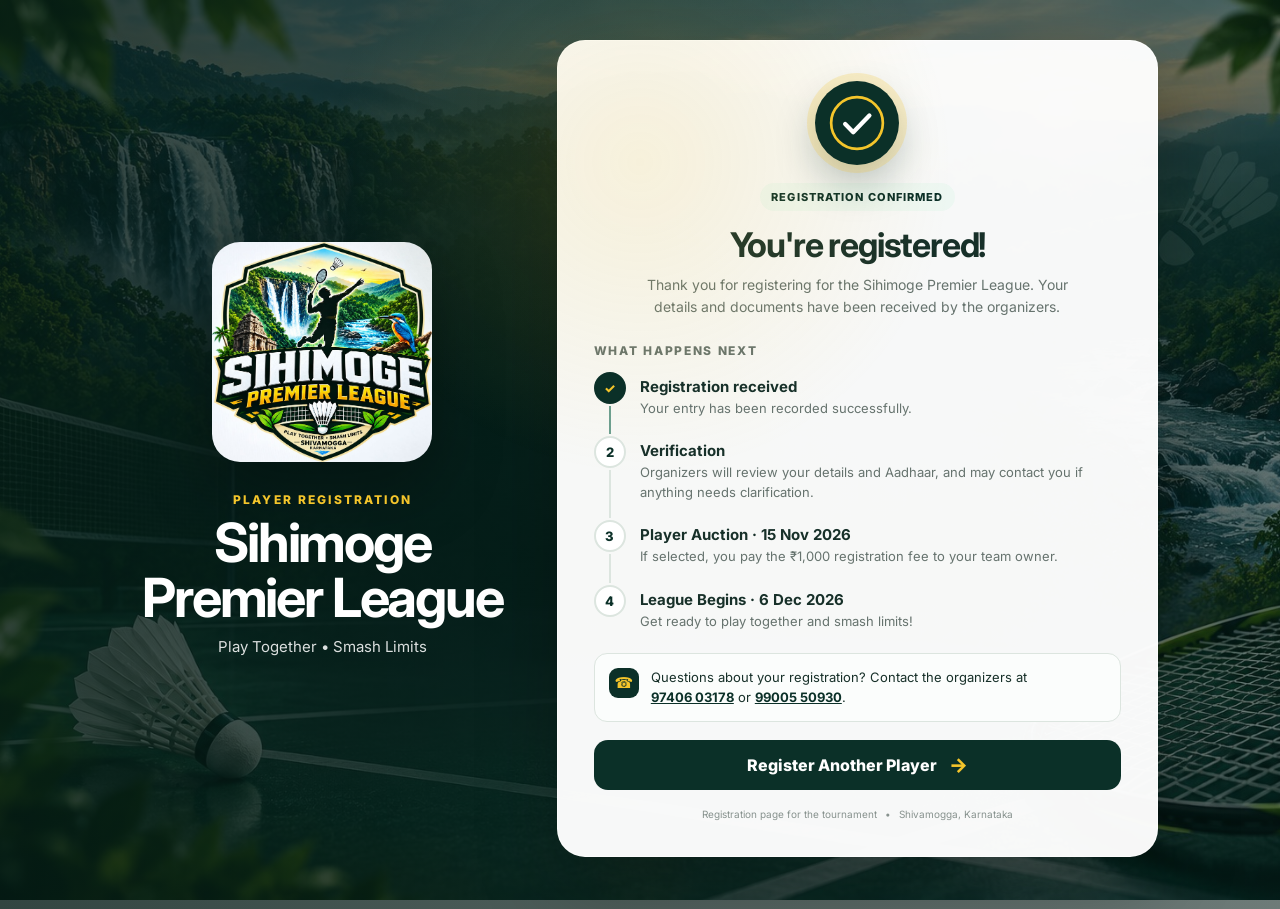
<file: success.html>
<!doctype html>
<html lang="en">
<head>
  <meta charset="utf-8">
  <meta name="viewport" content="width=device-width, initial-scale=1">
  <meta name="theme-color" content="#0b3028">
  <meta name="robots" content="noindex">
  <title>Registration Successful | Sihimoge Premier League</title>
  <link rel="preconnect" href="https://fonts.googleapis.com">
  <link rel="preconnect" href="https://fonts.gstatic.com" crossorigin>
  <link href="https://fonts.googleapis.com/css2?family=Inter:wght@400;500;600;700;800&display=swap" rel="stylesheet">
  <link rel="stylesheet" href="styles.css">
</head>
<body>
  <main class="page">
    <section class="brand">
      <img src="assets/spl-logo.jpg" alt="Sihimoge Premier League logo" class="logo">
      <div>
        <p class="eyebrow">PLAYER REGISTRATION</p>
        <p class="brand-title">Sihimoge Premier League</p>
        <p class="sub">Play Together • Smash Limits</p>
      </div>
    </section>

    <section class="card success-card" aria-labelledby="success-title">
      <div class="success-hero">
        <div class="success-badge" aria-hidden="true">
          <svg viewBox="0 0 52 52" focusable="false">
            <circle class="success-badge-ring" cx="26" cy="26" r="24"></circle>
            <path class="success-badge-check" d="M15 27 l7.5 7.5 L37.5 19"></path>
          </svg>
        </div>
        <span class="pill">Registration Confirmed</span>
        <h1 id="success-title">You're registered<span id="playerFirstName"></span>!</h1>
        <p class="success-lead">
          Thank you for registering for the Sihimoge Premier League. Your details and documents
          have been received by the organizers.
        </p>
      </div>

      <div class="player-summary" id="playerSummary" hidden>
        <div class="player-photo" id="playerPhotoWrap">
          <img id="playerPhoto" alt="Your display photo">
          <span class="player-initials" id="playerInitials" aria-hidden="true"></span>
        </div>
        <dl class="player-details">
          <div class="player-name-row">
            <dt class="visually-hidden">Name</dt>
            <dd class="player-name" id="playerName"></dd>
          </div>
          <div>
            <dt>Category</dt>
            <dd id="playerCategory"></dd>
          </div>
          <div>
            <dt>Mobile</dt>
            <dd id="playerMobile"></dd>
          </div>
          <div class="player-tshirt-row">
            <dt>T-Shirt Size</dt>
            <dd id="playerTshirt"></dd>
          </div>
          <div class="player-submitted-row">
            <dt>Submitted</dt>
            <dd><time id="playerSubmitted"></time></dd>
          </div>
        </dl>
      </div>

      <section class="next-steps" aria-labelledby="next-steps-title">
        <h2 id="next-steps-title">What happens next</h2>
        <ol class="timeline">
          <li class="timeline-item is-done">
            <span class="timeline-marker" aria-hidden="true">✓</span>
            <div>
              <p class="timeline-title">Registration received</p>
              <p class="timeline-text">Your entry has been recorded successfully.</p>
            </div>
          </li>
          <li class="timeline-item">
            <span class="timeline-marker" aria-hidden="true">2</span>
            <div>
              <p class="timeline-title">Verification</p>
              <p class="timeline-text">Organizers will review your details and Aadhaar, and may contact you if anything needs clarification.</p>
            </div>
          </li>
          <li class="timeline-item">
            <span class="timeline-marker" aria-hidden="true">3</span>
            <div>
              <p class="timeline-title">Player Auction · <time datetime="2026-11-15">15 Nov 2026</time></p>
              <p class="timeline-text">If selected, you pay the ₹1,000 registration fee to your team owner.</p>
            </div>
          </li>
          <li class="timeline-item">
            <span class="timeline-marker" aria-hidden="true">4</span>
            <div>
              <p class="timeline-title">League Begins · <time datetime="2026-12-06">6 Dec 2026</time></p>
              <p class="timeline-text">Get ready to play together and smash limits!</p>
            </div>
          </li>
        </ol>
      </section>

      <div class="help-box">
        <span class="help-icon" aria-hidden="true">☎</span>
        <p>
          Questions about your registration? Contact the organizers at
          <a href="tel:+919740603178">97406 03178</a> or
          <a href="tel:+919900550930">99005 50930</a>.
        </p>
      </div>

      <a class="submit success-action" href="index.html" id="registerAnotherBtn">
        <span>Register Another Player</span>
        <span class="arrow">→</span>
      </a>

      <div class="footer-note">
        <span>Registration page for the tournament</span>
        <span>•</span>
        <span>Shivamogga, Karnataka</span>
      </div>
    </section>
  </main>

  <script>
    (function () {
      const STORAGE_KEY = "splRegistration";
      let data = null;
      try {
        data = JSON.parse(sessionStorage.getItem(STORAGE_KEY) || "null");
      } catch (error) {
        data = null;
      }

      document.getElementById("registerAnotherBtn").addEventListener("click", () => {
        try { sessionStorage.removeItem(STORAGE_KEY); } catch (error) { /* storage unavailable */ }
      });

      if (!data || typeof data !== "object" || !data.name) return;

      const name = String(data.name);
      const firstName = name.split(/\s+/)[0];
      document.getElementById("playerFirstName").textContent = ", " + firstName;
      document.getElementById("playerName").textContent = name;
      document.getElementById("playerCategory").textContent = String(data.category || "—");
      document.getElementById("playerMobile").textContent =
        data.mobileLast4 ? "•••••• " + String(data.mobileLast4) : "—";
      if (data.tshirtSize) document.getElementById("playerTshirt").textContent = String(data.tshirtSize);
      else document.querySelector(".player-tshirt-row").hidden = true;

      const submitted = new Date(data.submittedAt);
      const submittedEl = document.getElementById("playerSubmitted");
      if (!isNaN(submitted)) {
        submittedEl.dateTime = submitted.toISOString();
        submittedEl.textContent = submitted.toLocaleString("en-IN", {
          day: "numeric", month: "short", year: "numeric", hour: "numeric", minute: "2-digit"
        });
      } else {
        submittedEl.closest(".player-submitted-row").hidden = true;
      }

      const photoWrap = document.getElementById("playerPhotoWrap");
      const initials = name.split(/\s+/).filter(Boolean).slice(0, 2)
        .map((part) => part[0].toUpperCase()).join("");
      document.getElementById("playerInitials").textContent = initials;
      if (typeof data.photo === "string" && /^data:image\//.test(data.photo)) {
        document.getElementById("playerPhoto").src = data.photo;
        photoWrap.classList.add("has-photo");
      }

      document.getElementById("playerSummary").hidden = false;
    })();
  </script>
</body>
</html>
</file>
<file: styles.css>
:root {
  --green: #0b3028;
  --green-2: #123f34;
  --gold: #f4c52b;
  --cream: #fffaf0;
  --ink: #173029;
  --muted: #66736e;
  --line: #dce5df;
}

* { box-sizing: border-box; }

html {
  -webkit-text-size-adjust: 100%;
  text-size-adjust: 100%;
}

body {
  margin: 0;
  min-height: 100vh;
  font-family: "Inter", system-ui, -apple-system, BlinkMacSystemFont, "Segoe UI", sans-serif;
  color: var(--ink);
  background:
    linear-gradient(90deg, rgba(5,28,23,.82), rgba(5,28,23,.58)),
    url("assets/badminton-background.jpg") center/cover fixed no-repeat;
  -webkit-tap-highlight-color: transparent;
}

body::before {
  content: "";
  position: fixed;
  inset: 0;
  pointer-events: none;
  background: radial-gradient(circle at 50% 18%, rgba(244,197,43,.14), transparent 32%);
}

.page {
  min-height: 100vh;
  width: min(100%, 1080px);
  margin: 0 auto;
  padding: 40px 22px 52px;
  display: grid;
  grid-template-columns: minmax(260px, .8fr) minmax(320px, 1.2fr);
  gap: 34px;
  align-items: center;
}

.brand {
  color: white;
  text-align: center;
  padding: 20px;
}

.logo {
  width: min(220px, 62vw);
  aspect-ratio: 1 / 1;
  object-fit: cover;
  border-radius: 28px;
  box-shadow: 0 24px 70px rgba(0,0,0,.32);
  background: white;
}

.eyebrow {
  margin: 26px 0 8px;
  color: var(--gold);
  font-size: 12px;
  font-weight: 800;
  letter-spacing: .18em;
}

h1,
.brand-title {
  margin: 0;
  font-size: clamp(30px, 5vw, 54px);
  line-height: 1.02;
  letter-spacing: -.04em;
}

.brand-title { font-weight: 700; }

.sub {
  margin: 12px 0 0;
  opacity: .86;
  font-size: 15px;
}

.card {
  background: rgba(255,255,255,.97);
  border: 1px solid rgba(255,255,255,.7);
  border-radius: 28px;
  padding: clamp(22px, 4vw, 36px);
  box-shadow: 0 30px 80px rgba(0,0,0,.28);
}

.card-head h2 {
  margin: 12px 0 7px;
  padding-bottom: 8px;
  font-size: clamp(25px, 4vw, 34px);
  letter-spacing: -.035em;
}

.event-dates {
  display: grid;
  grid-template-columns: 1fr 1fr;
  gap: 12px;
  margin: 0 0 22px;
}

.event-date {
  display: flex;
  align-items: center;
  gap: 12px;
  padding: 12px 14px;
  border: 1px solid var(--line);
  border-left: 4px solid var(--gold);
  border-radius: 13px;
  background: linear-gradient(145deg, #f6faf7, #edf6f2);
}

.event-date-icon {
  flex: none;
  width: 38px;
  height: 38px;
  display: grid;
  place-items: center;
  border-radius: 10px;
  background: var(--green);
  font-size: 18px;
}

.event-date dt {
  color: var(--muted);
  font-size: 11px;
  font-weight: 700;
  letter-spacing: .1em;
  text-transform: uppercase;
}

.event-date dd {
  margin: 3px 0 0;
  color: var(--green);
  font-size: 16px;
  font-weight: 800;
  letter-spacing: -.01em;
}

.eligibility-notice {
  display: flex;
  align-items: center;
  gap: 12px;
  margin: -8px 0 22px;
  padding: 12px 16px;
  border: 1px solid #f0d27a;
  border-left: 4px solid var(--gold);
  border-radius: 13px;
  background: #fff6d6;
  color: var(--green);
  font-size: 15px;
  font-weight: 600;
  line-height: 1.4;
}

.eligibility-notice p { margin: 0; }

.eligibility-notice strong { font-weight: 800; }

.eligibility-notice-icon {
  flex: none;
  font-size: 20px;
}

.char-count {
  text-align: right;
}

.card-head p {
  margin: 0 0 22px;
  color: var(--muted);
  line-height: 1.55;
  font-size: 14px;
}

.pill {
  display: inline-block;
  padding: 7px 11px;
  border-radius: 999px;
  background: #edf7f2;
  color: var(--green);
  font-size: 11px;
  font-weight: 800;
  letter-spacing: .1em;
  text-transform: uppercase;
}

.grid {
  display: grid;
  grid-template-columns: 1fr 1fr;
  gap: 17px;
}

.profile-row {
  display: grid;
  grid-template-columns: 150px 1fr;
  gap: 18px;
  margin-bottom: 20px;
  align-items: start;
}

.photo-panel {
  display: flex;
  flex-direction: column;
  gap: 12px;
}

.photo-box {
  position: relative;
  width: 100%;
  max-width: 150px;
  aspect-ratio: 1;
  border-radius: 22px;
  border: 1px solid var(--line);
  background: linear-gradient(145deg, #f6faf7, #edf6f2);
  overflow: hidden;
  box-shadow: inset 0 0 0 1px rgba(11,48,40,.04);
  cursor: pointer;
}

.photo-box:focus-visible {
  outline: 3px solid var(--gold);
  outline-offset: 2px;
}

.photo-box img {
  width: 100%;
  height: 100%;
  object-fit: cover;
  display: none;
}

.photo-box.has-preview img {
  display: block;
}

.photo-placeholder {
  position: absolute;
  inset: 0;
  display: grid;
  place-items: center;
  text-align: center;
  padding: 18px;
  color: var(--muted);
  font-size: 12px;
  font-weight: 700;
  letter-spacing: .08em;
  text-transform: uppercase;
  line-height: 1.8;
}

.photo-placeholder-icon {
  display: block;
  font-size: 26px;
  line-height: 1.2;
}

.photo-box.has-preview .photo-placeholder {
  display: none;
}

.photo-box:not(.has-preview) .photo-toolbar {
  display: none;
}

.photo-hint {
  text-align: center;
}

.photo-hint b { color: #d28a00; }

.photo-toolbar {
  position: absolute;
  right: 10px;
  bottom: 10px;
  display: flex;
  gap: 8px;
  z-index: 2;
}

.photo-tool {
  width: 38px;
  height: 38px;
  border: 0;
  border-radius: 12px;
  display: grid;
  place-items: center;
  font-size: 17px;
  cursor: pointer;
  box-shadow: 0 8px 20px rgba(11, 48, 40, 0.18);
  transition: transform .15s, opacity .15s;
}

.photo-tool:disabled {
  opacity: .45;
  cursor: not-allowed;
}

.photo-tool:hover:not(:disabled) {
  transform: translateY(-1px);
}

.photo-tool-crop {
  background: rgba(11, 48, 40, 0.92);
  color: white;
}

.photo-tool-remove {
  background: rgba(255, 255, 255, 0.96);
  color: #7d2b2b;
}

.photo-actions {
  display: grid;
  grid-template-columns: 1fr;
  gap: 8px;
}

.photo-actions .upload-button {
  white-space: nowrap;
}

.upload-button,
.link-button,
.primary-button,
.secondary-button {
  border: 0;
  border-radius: 10px;
  font: inherit;
  font-weight: 700;
  cursor: pointer;
  transition: transform .15s, opacity .15s, background .15s;
  min-height: 44px;
  padding: 10px 14px;
}

.upload-button,
.primary-button {
  background: var(--green);
  color: white;
}

.link-button,
.secondary-button {
  background: #edf6f2;
  color: var(--green);
}

.upload-button:hover,
.link-button:hover,
.primary-button:hover,
.secondary-button:hover {
  transform: translateY(-1px);
}

.upload-button {
  display: inline-flex;
  align-items: center;
  justify-content: center;
}

.upload-button input {
  display: none;
}

.field {
  display: flex;
  flex-direction: column;
  gap: 8px;
}

.field-full { grid-column: 1 / -1; }

.field span {
  font-size: 12px;
  font-weight: 700;
  color: #32443e;
}

.field b { color: #d28a00; }

input, select, textarea {
  width: 100%;
  border: 1px solid var(--line);
  background: #fbfdfc;
  color: var(--ink);
  border-radius: 13px;
  padding: 13px 14px;
  font: inherit;
  font-size: 16px;
  line-height: 1.4;
  outline: none;
  transition: border-color .15s, box-shadow .15s, background .15s;
  min-height: 48px;
}

textarea {
  resize: vertical;
  min-height: 110px;
}

input:focus, select:focus, textarea:focus {
  border-color: #6d9f8e;
  background: white;
  box-shadow: 0 0 0 4px rgba(45,112,87,.10);
}

.eligibility {
  padding: 12px 14px;
  border: 1px solid var(--line);
  border-left: 4px solid var(--gold);
  border-radius: 13px;
  background: linear-gradient(145deg, #f6faf7, #edf6f2);
}

.eligibility-title {
  margin: 0 0 8px;
  color: var(--muted);
  font-size: 11px;
  font-weight: 700;
  letter-spacing: .1em;
  text-transform: uppercase;
}

.eligibility-list {
  display: flex;
  flex-wrap: wrap;
  gap: 6px;
  margin: 0 0 8px;
  padding: 0;
  list-style: none;
}

.eligibility-list[hidden] {
  display: none;
}

.eligibility-list li {
  padding: 5px 10px;
  border-radius: 999px;
  background: var(--green);
  color: white;
  font-size: 13px;
  font-weight: 700;
}

/* iOS Safari renders date inputs centred and collapsed without these. */
input[type="date"] {
  -webkit-appearance: none;
  appearance: none;
  display: block;
  min-width: 0;
  text-align: left;
}

input[type="date"]::-webkit-date-and-time-value {
  text-align: left;
}

input[type="file"] {
  padding: 10px 12px;
  font-size: 14px;
}

.field .field-hint,
.field-hint {
  margin: 0;
  color: var(--muted);
  font-size: 12px;
  font-weight: 500;
}

.field .field-error,
.field-error {
  margin: 0;
  color: #b23a2f;
  font-size: 12px;
  font-weight: 600;
  line-height: 1.4;
}

.field-error[hidden] {
  display: none;
}

.note {
  margin: 20px 0 15px;
  color: #77827e;
  font-size: 11px;
  line-height: 1.55;
}

.submit {
  width: 100%;
  border: 0;
  border-radius: 14px;
  padding: 15px 18px;
  background: var(--green);
  color: white;
  font: inherit;
  font-weight: 800;
  cursor: pointer;
  display: flex;
  align-items: center;
  justify-content: center;
  gap: 12px;
  transition: transform .15s, background .15s;
}

.submit:hover:not(:disabled) { background: #164c3e; transform: translateY(-1px); }
.submit:disabled { opacity: .5; cursor: not-allowed; transform: none; }

.submit-progress {
  display: flex;
  align-items: center;
  gap: 12px;
  margin: 0 0 14px;
  color: var(--green);
  font-size: 13px;
  line-height: 1.45;
}

.submit-progress[hidden] { display: none; }

.spinner {
  flex: none;
  width: 24px;
  height: 24px;
  border: 3px solid var(--line);
  border-top-color: var(--green);
  border-radius: 50%;
  animation: spin 1s linear infinite;
}

@keyframes spin {
  to { transform: rotate(360deg); }
}

@media (prefers-reduced-motion: reduce) {
  .spinner { animation: none; }
}

.consents {
  margin: 22px 0 0;
  padding: 0;
  border: 0;
  display: grid;
  gap: 10px;
}

.consents legend {
  padding: 0;
  margin-bottom: 10px;
  font-size: 12px;
  font-weight: 700;
  color: #32443e;
}

.consents legend b { color: #d28a00; }

.consent {
  display: flex;
  align-items: flex-start;
  gap: 12px;
  padding: 14px;
  border: 1px solid var(--line);
  border-radius: 13px;
  background: #fbfdfc;
  font-size: 14px;
  line-height: 1.45;
  color: var(--ink);
  cursor: pointer;
  transition: border-color .15s, background .15s;
}

.consent:has(input:checked) {
  border-color: #6d9f8e;
  background: #edf7f2;
}

.consent input[type="checkbox"] {
  flex: none;
  width: 22px;
  height: 22px;
  min-height: 0;
  margin: 0;
  padding: 0;
  accent-color: var(--green);
  cursor: pointer;
}

.consent input[type="checkbox"]:focus {
  box-shadow: none;
}

.consent input[type="checkbox"]:focus-visible {
  outline: 3px solid var(--gold);
  outline-offset: 2px;
}

.submit-hint {
  margin: -6px 0 10px;
  color: #9b5d00;
  font-size: 12px;
  font-weight: 600;
  text-align: center;
}

.submit-hint[hidden] { display: none; }
.arrow { color: var(--gold); font-size: 20px; line-height: 0; }

.status {
  padding: 13px 14px;
  border-radius: 13px;
  margin: 0 0 18px;
  font-size: 13px;
  font-weight: 600;
  line-height: 1.45;
}

.status.success { background: #eaf8ef; color: #17623b; border: 1px solid #bfe6cb; }
.status.error { background: #fff0ee; color: #9b3329; border: 1px solid #f0c2bc; }

.status-title {
  display: block;
  font-size: 14px;
}

.status p {
  margin: 4px 0 0;
  font-weight: 500;
}

.status .status-support {
  margin-top: 8px;
  padding-top: 8px;
  border-top: 1px solid #f0c2bc;
}

.status-support a {
  color: inherit;
  font-weight: 700;
  white-space: nowrap;
  text-decoration: underline;
  text-underline-offset: 2px;
}

.submit-frame {
  position: absolute;
  width: 1px;
  height: 1px;
  border: 0;
  opacity: 0;
  pointer-events: none;
}

.crop-modal {
  position: fixed;
  inset: 0;
  z-index: 50;
  display: flex;
  align-items: center;
  justify-content: center;
  padding: 20px;
  background: rgba(6, 14, 12, 0.82);
  overscroll-behavior: contain;
}

.crop-modal.hidden {
  display: none;
}

body.modal-open {
  overflow: hidden;
}

.crop-dialog {
  width: min(520px, 100%);
  max-height: 100%;
  display: flex;
  flex-direction: column;
  background: white;
  border-radius: 24px;
  box-shadow: 0 30px 80px rgba(0,0,0,.28);
  padding: 18px;
  overflow-y: auto;
}

.crop-header {
  flex-shrink: 0;
  display: flex;
  justify-content: space-between;
  align-items: center;
  gap: 12px;
  margin-bottom: 12px;
}

.crop-header h3 {
  margin: 0;
  font-size: clamp(18px, 3vw, 24px);
}

.close-crop {
  flex: none;
  border: 0;
  background: #edf6f2;
  color: var(--green);
  width: 44px;
  height: 44px;
  border-radius: 50%;
  font-size: 24px;
  line-height: 1;
  cursor: pointer;
}

.photo-source-dialog {
  width: min(380px, 100%);
  background: white;
  border-radius: 24px;
  box-shadow: 0 30px 80px rgba(0,0,0,.28);
  padding: 18px;
}

.photo-source-options {
  display: grid;
  gap: 10px;
}

.photo-source-option {
  display: flex;
  align-items: center;
  gap: 12px;
  width: 100%;
  min-height: 56px;
  padding: 12px 16px;
  border: 1px solid #d7e8e0;
  border-radius: 14px;
  background: #f6fbf8;
  color: var(--green);
  font: inherit;
  font-weight: 700;
  text-align: left;
  cursor: pointer;
  transition: background .15s, transform .15s;
}

.photo-source-option:hover {
  background: #edf6f2;
  transform: translateY(-1px);
}

.photo-source-icon {
  font-size: 22px;
  line-height: 1;
}

.crop-stage {
  position: relative;
  width: 90%;
  align-self: center;
  height: min(378px, 54vh);
  min-height: 216px;
  border-radius: 18px;
  overflow: hidden;
  background: #111a17;
  touch-action: none;
  user-select: none;
  -webkit-user-select: none;
  cursor: grab;
  outline: none;
}

.crop-stage:focus-visible {
  box-shadow: 0 0 0 3px var(--gold);
}

.crop-stage.is-dragging {
  cursor: grabbing;
}

.crop-stage img {
  position: absolute;
  left: 50%;
  top: 50%;
  max-width: none;
  max-height: none;
  transform-origin: center center;
  user-select: none;
  -webkit-user-select: none;
  -webkit-user-drag: none;
  pointer-events: none;
  will-change: transform;
}

/* Fixed square window; everything outside it is dimmed. */
.crop-frame {
  position: absolute;
  left: 50%;
  top: 50%;
  transform: translate(-50%, -50%);
  border: 2px solid rgba(255,255,255,.95);
  border-radius: 22px;
  box-shadow: 0 0 0 9999px rgba(0,0,0,.55);
  pointer-events: none;
  background:
    linear-gradient(to right, transparent calc(33.33% - .5px), rgba(255,255,255,.35) calc(33.33% - .5px), rgba(255,255,255,.35) calc(33.33% + .5px), transparent calc(33.33% + .5px), transparent calc(66.66% - .5px), rgba(255,255,255,.35) calc(66.66% - .5px), rgba(255,255,255,.35) calc(66.66% + .5px), transparent calc(66.66% + .5px)),
    linear-gradient(to bottom, transparent calc(33.33% - .5px), rgba(255,255,255,.35) calc(33.33% - .5px), rgba(255,255,255,.35) calc(33.33% + .5px), transparent calc(33.33% + .5px), transparent calc(66.66% - .5px), rgba(255,255,255,.35) calc(66.66% - .5px), rgba(255,255,255,.35) calc(66.66% + .5px), transparent calc(66.66% + .5px));
}

.crop-hint {
  flex-shrink: 0;
  margin: 10px 0 0;
  text-align: center;
  color: var(--muted);
  font-size: 12px;
}

.crop-controls {
  flex-shrink: 0;
  display: flex;
  flex-direction: column;
  gap: 12px;
  margin-top: 12px;
}

.zoom-row {
  display: flex;
  align-items: center;
  gap: 10px;
}

.zoom-row input[type="range"] {
  flex: 1;
  min-height: 44px;
  padding: 0;
  border: 0;
  background: transparent;
  box-shadow: none;
  accent-color: var(--green);
}

.crop-icon-btn {
  flex: none;
  width: 44px;
  height: 44px;
  border: 0;
  border-radius: 50%;
  background: #edf6f2;
  color: var(--green);
  font: inherit;
  font-size: 22px;
  font-weight: 700;
  line-height: 1;
  cursor: pointer;
}

.crop-icon-btn:disabled {
  opacity: .4;
  cursor: not-allowed;
}

.crop-tools,
.crop-actions {
  display: grid;
  grid-template-columns: 1fr 1fr;
  gap: 10px;
}

.crop-actions .primary-button,
.crop-actions .secondary-button {
  min-height: 50px;
  font-size: 16px;
}

.contact-box {
  margin-top: 20px;
  padding: 12px 14px;
  border: 1px solid var(--line);
  border-radius: 12px;
  background: var(--cream);
  text-align: center;
}

.contact-title {
  margin: 0 0 8px;
  color: var(--muted);
  font-size: 13px;
}

.contact-links {
  display: flex;
  justify-content: center;
  gap: 10px;
  flex-wrap: wrap;
}

.contact-link {
  display: inline-block;
  padding: 8px 14px;
  border-radius: 999px;
  background: var(--green);
  color: #fff;
  font-weight: 600;
  font-size: 14px;
  text-decoration: none;
}

.contact-link:hover,
.contact-link:focus-visible {
  background: var(--ink);
  outline: 2px solid var(--gold);
  outline-offset: 2px;
}

.footer-note {
  display: flex;
  justify-content: center;
  gap: 8px;
  flex-wrap: wrap;
  margin-top: 18px;
  color: #87928e;
  font-size: 10px;
}

/* ---------- Camera dialog ---------- */

.camera-stage {
  position: relative;
  width: 100%;
  height: min(420px, 58vh);
  min-height: 240px;
  border-radius: 18px;
  overflow: hidden;
  background: #111a17;
  container-type: size;
}

.camera-stage video {
  width: 100%;
  height: 100%;
  object-fit: cover;
  display: block;
}

.camera-stage video.is-mirrored {
  transform: scaleX(-1);
}

.camera-guide {
  position: absolute;
  left: 50%;
  top: 50%;
  width: min(72cqw, 72cqh);
  aspect-ratio: 1;
  transform: translate(-50%, -50%);
  border: 2px dashed rgba(255,255,255,.8);
  border-radius: 22px;
  box-shadow: 0 0 0 9999px rgba(0,0,0,.35);
  pointer-events: none;
}

.camera-status {
  position: absolute;
  inset: 0;
  margin: 0;
  display: grid;
  place-items: center;
  padding: 24px;
  background: rgba(6,14,12,.78);
  color: white;
  font-size: 14px;
  font-weight: 600;
  line-height: 1.5;
  text-align: center;
}

.camera-status:empty { display: none; }

.camera-controls {
  flex-shrink: 0;
  display: grid;
  grid-template-columns: 1fr auto 1fr;
  align-items: center;
  gap: 14px;
  margin-top: 14px;
}

.camera-controls .secondary-button { min-height: 48px; }

.shutter-button {
  width: 72px;
  height: 72px;
  padding: 0;
  border: 5px solid white;
  border-radius: 50%;
  background: var(--gold);
  box-shadow: 0 0 0 3px var(--green), 0 10px 24px rgba(11,48,40,.28);
  cursor: pointer;
  transition: transform .15s, opacity .15s;
}

.shutter-button:hover:not(:disabled) { transform: scale(1.05); }
.shutter-button:active:not(:disabled) { transform: scale(.94); }

.shutter-button:disabled {
  opacity: .45;
  cursor: not-allowed;
}

.shutter-button:focus-visible {
  outline: 3px solid var(--gold);
  outline-offset: 4px;
}

@media (max-width: 820px) {
  body { background-attachment: scroll; }
  .page {
    grid-template-columns: 1fr;
    padding: 22px 14px 36px;
    gap: 15px;
  }
  .brand { padding: 10px 10px 0; }
  .logo { width: min(160px, 45vw); border-radius: 18px; }
  .eyebrow { margin-top: 17px; }
  .card { border-radius: 22px; }
  .profile-row {
    grid-template-columns: 1fr;
    gap: 14px;
  }
  .photo-panel { order: -1; align-items: center; text-align: center; }
  .photo-panel .field-error { max-width: 280px; }
  .photo-box { width: min(140px, 38vw); }
  .photo-actions {
    grid-template-columns: auto;
    justify-content: center;
  }
}

@media (max-width: 520px) {
  .grid { grid-template-columns: 1fr; gap: 14px; }
  .field-full { grid-column: auto; }
  .card { padding: 20px 17px; }
  .card-head h2 { margin: 2px 0 4px; padding-bottom: 6px; font-size: 20px; }
  .event-dates { gap: 8px; margin-bottom: 14px; }
  .event-date { padding: 7px 10px; border-radius: 11px; }
  .event-date-icon { display: none; }
  .event-date dt { font-size: 9px; letter-spacing: .08em; }
  .event-date dd { margin-top: 1px; font-size: 13px; white-space: nowrap; }
  .photo-toolbar {
    right: 8px;
    bottom: 8px;
    gap: 6px;
  }
  .photo-tool {
    width: 35px;
    height: 35px;
  }
  /* Full-screen cropper on phones, controls within thumb reach. */
  .crop-modal { padding: 0; align-items: stretch; }
  /* Photo source picker is a bottom sheet rather than full screen. */
  .crop-modal.photo-source-modal { align-items: flex-end; }
  .photo-source-dialog {
    width: 100%;
    border-radius: 22px 22px 0 0;
    padding-bottom: max(18px, env(safe-area-inset-bottom));
  }
  .crop-dialog {
    width: 100%;
    height: 100%;
    height: 100dvh;
    max-height: none;
    border-radius: 0;
    padding: max(12px, env(safe-area-inset-top)) 14px max(14px, env(safe-area-inset-bottom));
  }
  .crop-stage {
    flex: .9;
    height: auto;
    min-height: 180px;
  }
  .camera-stage {
    flex: 1;
    height: auto;
    min-height: 200px;
  }
  .submit {
    padding: 16px 18px;
    font-size: 15px;
  }
}

/* ---------- Success page ---------- */

.visually-hidden {
  position: absolute;
  width: 1px;
  height: 1px;
  margin: -1px;
  padding: 0;
  overflow: hidden;
  clip: rect(0 0 0 0);
  white-space: nowrap;
  border: 0;
}

.success-hero {
  text-align: center;
}

.success-badge {
  width: 84px;
  height: 84px;
  margin: 4px auto 18px;
  border-radius: 50%;
  background: var(--green);
  box-shadow: 0 0 0 8px rgba(244,197,43,.22), 0 18px 40px rgba(11,48,40,.28);
  display: grid;
  place-items: center;
  animation: badge-pop .5s cubic-bezier(.2,.9,.3,1.3) both;
}

.success-badge svg {
  width: 56px;
  height: 56px;
  fill: none;
  stroke-linecap: round;
  stroke-linejoin: round;
}

.success-badge-ring {
  stroke: var(--gold);
  stroke-width: 2.5;
  stroke-dasharray: 151;
  stroke-dashoffset: 151;
  animation: draw .6s ease-out .25s forwards;
}

.success-badge-check {
  stroke: white;
  stroke-width: 4;
  stroke-dasharray: 36;
  stroke-dashoffset: 36;
  animation: draw .35s ease-out .75s forwards;
}

@keyframes draw {
  to { stroke-dashoffset: 0; }
}

@keyframes badge-pop {
  from { transform: scale(.6); opacity: 0; }
  to { transform: scale(1); opacity: 1; }
}

.success-hero h1 {
  margin: 14px 0 10px;
  color: var(--ink);
  font-size: clamp(25px, 4vw, 34px);
  line-height: 1.15;
  letter-spacing: -.035em;
}

.success-lead {
  max-width: 440px;
  margin: 0 auto 24px;
  color: var(--muted);
  font-size: 14px;
  line-height: 1.6;
}

.player-summary {
  display: grid;
  grid-template-columns: 92px 1fr;
  gap: 18px;
  align-items: center;
  padding: 16px;
  margin: 0 0 24px;
  border: 1px solid var(--line);
  border-left: 4px solid var(--gold);
  border-radius: 16px;
  background: linear-gradient(145deg, #f6faf7, #edf6f2);
}

.player-summary[hidden] { display: none; }

.player-photo {
  position: relative;
  width: 92px;
  aspect-ratio: 1;
  border-radius: 18px;
  overflow: hidden;
  background: var(--green);
  box-shadow: 0 10px 24px rgba(11,48,40,.18);
}

.player-photo img {
  width: 100%;
  height: 100%;
  object-fit: cover;
  display: none;
}

.player-photo.has-photo img { display: block; }
.player-photo.has-photo .player-initials { display: none; }

.player-initials {
  position: absolute;
  inset: 0;
  display: grid;
  place-items: center;
  color: var(--gold);
  font-size: 30px;
  font-weight: 800;
  letter-spacing: .02em;
}

.player-details {
  display: grid;
  grid-template-columns: 1fr 1fr;
  gap: 10px 16px;
  margin: 0;
  min-width: 0;
}

.player-details > div[hidden] { display: none; }

.player-name-row { grid-column: 1 / -1; }

.player-details dt {
  color: var(--muted);
  font-size: 11px;
  font-weight: 700;
  letter-spacing: .1em;
  text-transform: uppercase;
}

.player-details dd {
  margin: 3px 0 0;
  color: var(--green);
  font-size: 14px;
  font-weight: 700;
  overflow-wrap: anywhere;
}

.player-details .player-name {
  margin: 0;
  font-size: 20px;
  font-weight: 800;
  letter-spacing: -.02em;
}

.next-steps h2 {
  margin: 0 0 14px;
  font-size: 12px;
  font-weight: 800;
  letter-spacing: .14em;
  text-transform: uppercase;
  color: var(--muted);
}

.timeline {
  list-style: none;
  margin: 0 0 22px;
  padding: 0;
}

.timeline-item {
  position: relative;
  display: flex;
  gap: 14px;
  padding-bottom: 18px;
}

.timeline-item:last-child { padding-bottom: 0; }

/* Connector line between markers. */
.timeline-item:not(:last-child)::before {
  content: "";
  position: absolute;
  left: 15px;
  top: 34px;
  bottom: 2px;
  width: 2px;
  background: var(--line);
}

.timeline-marker {
  flex: none;
  width: 32px;
  height: 32px;
  display: grid;
  place-items: center;
  border-radius: 50%;
  border: 2px solid var(--line);
  background: white;
  color: var(--green);
  font-size: 13px;
  font-weight: 800;
}

.timeline-item.is-done .timeline-marker {
  border-color: var(--green);
  background: var(--green);
  color: var(--gold);
}

.timeline-item.is-done::before { background: #6d9f8e; }

.timeline-title {
  margin: 5px 0 3px;
  color: var(--ink);
  font-size: 15px;
  font-weight: 700;
}

.timeline-text {
  margin: 0;
  color: var(--muted);
  font-size: 13px;
  line-height: 1.5;
}

.help-box {
  display: flex;
  align-items: flex-start;
  gap: 12px;
  padding: 14px;
  margin: 0 0 18px;
  border: 1px solid var(--line);
  border-radius: 13px;
  background: #fbfdfc;
  color: var(--ink);
  font-size: 13px;
  line-height: 1.5;
}

.help-box p { margin: 0; }

.help-box a {
  color: var(--green);
  font-weight: 700;
  white-space: nowrap;
}

.help-icon {
  flex: none;
  width: 30px;
  height: 30px;
  display: grid;
  place-items: center;
  border-radius: 9px;
  background: var(--green);
  color: var(--gold);
  font-size: 15px;
}

.success-action {
  text-decoration: none;
}

.success-action:focus-visible {
  outline: 3px solid var(--gold);
  outline-offset: 2px;
}

@media (prefers-reduced-motion: reduce) {
  .success-badge { animation: none; }
  .success-badge-ring,
  .success-badge-check { animation: none; stroke-dashoffset: 0; }
}

@media (max-width: 520px) {
  .success-badge { width: 72px; height: 72px; margin-bottom: 14px; }
  .success-badge svg { width: 48px; height: 48px; }
  .success-hero h1 { margin-top: 10px; font-size: 22px; }
  .success-lead { margin-bottom: 18px; font-size: 13px; }
  .player-summary {
    grid-template-columns: 72px 1fr;
    gap: 14px;
    padding: 13px;
  }
  .player-photo { width: 72px; border-radius: 14px; }
  .player-initials { font-size: 24px; }
  .player-details { grid-template-columns: 1fr; gap: 6px; }
  .player-details .player-name { font-size: 17px; }
  .player-details dd { font-size: 13px; }
}
</file>
